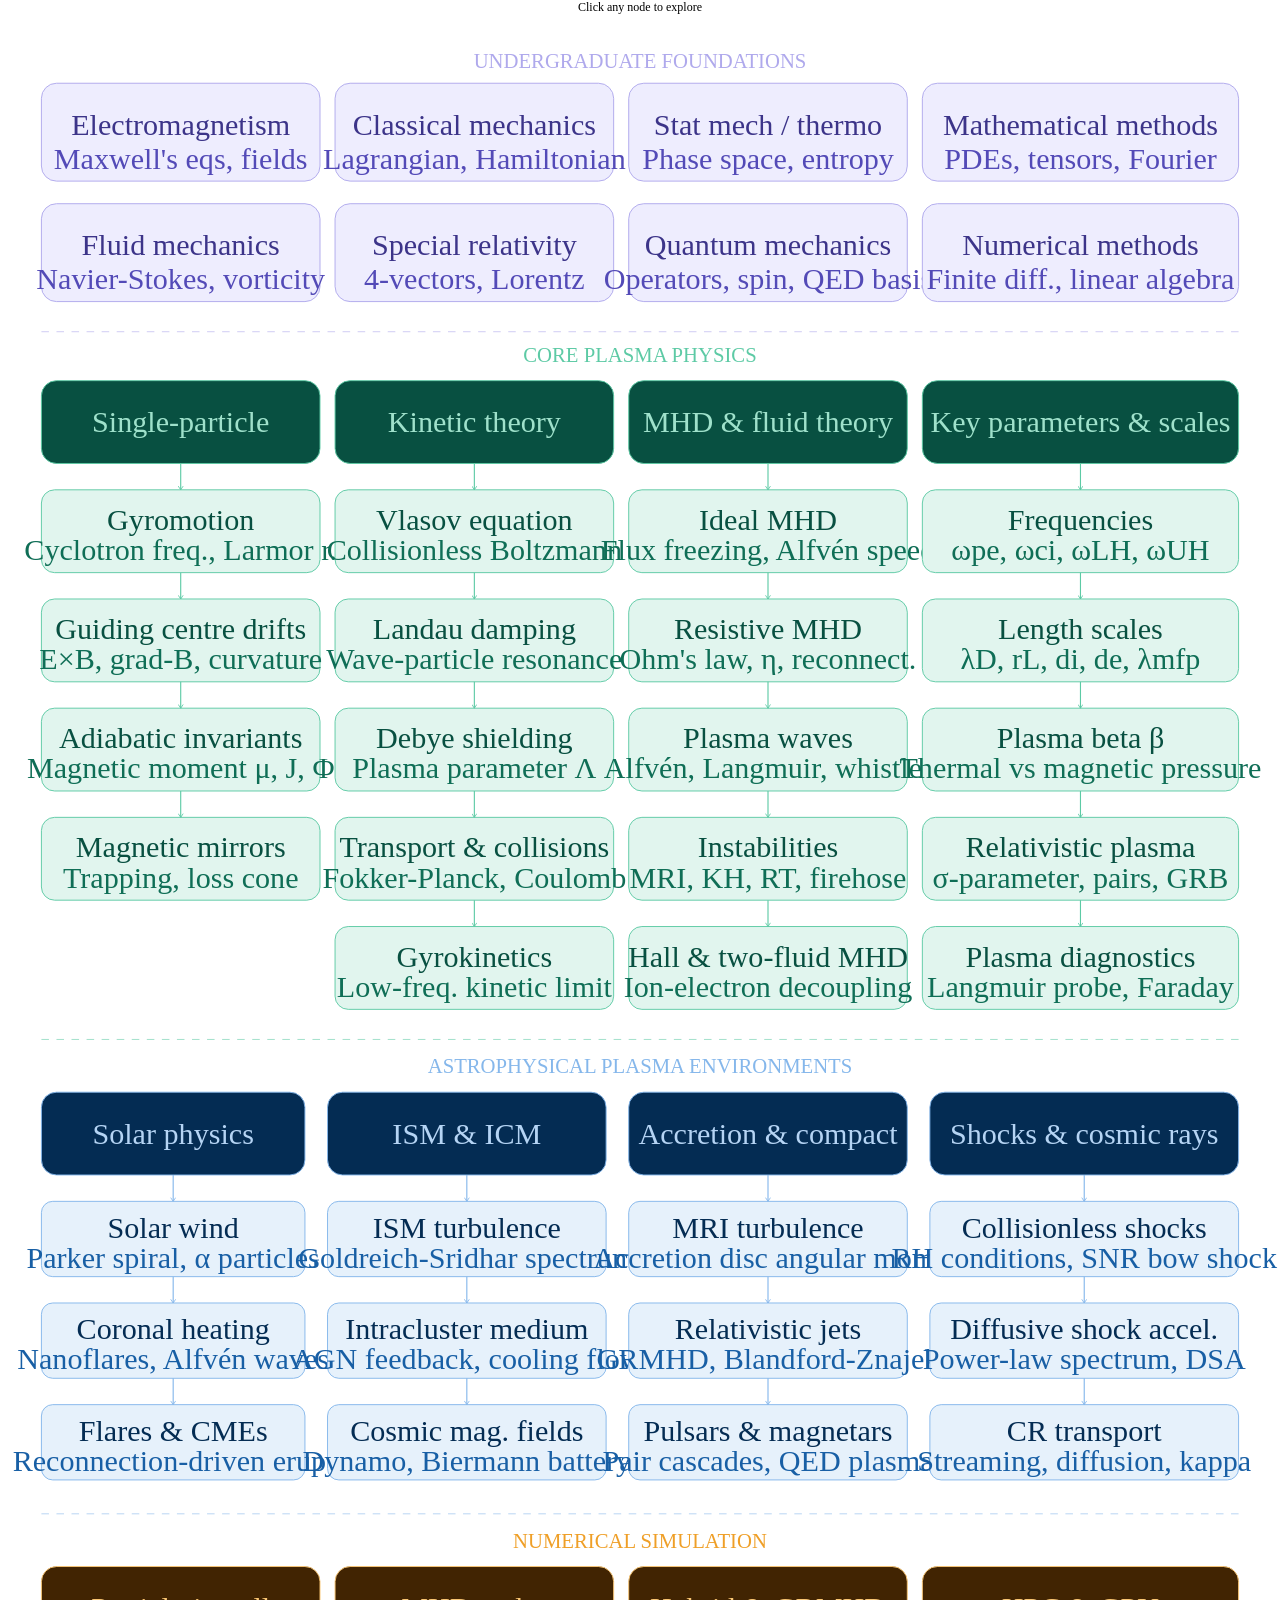
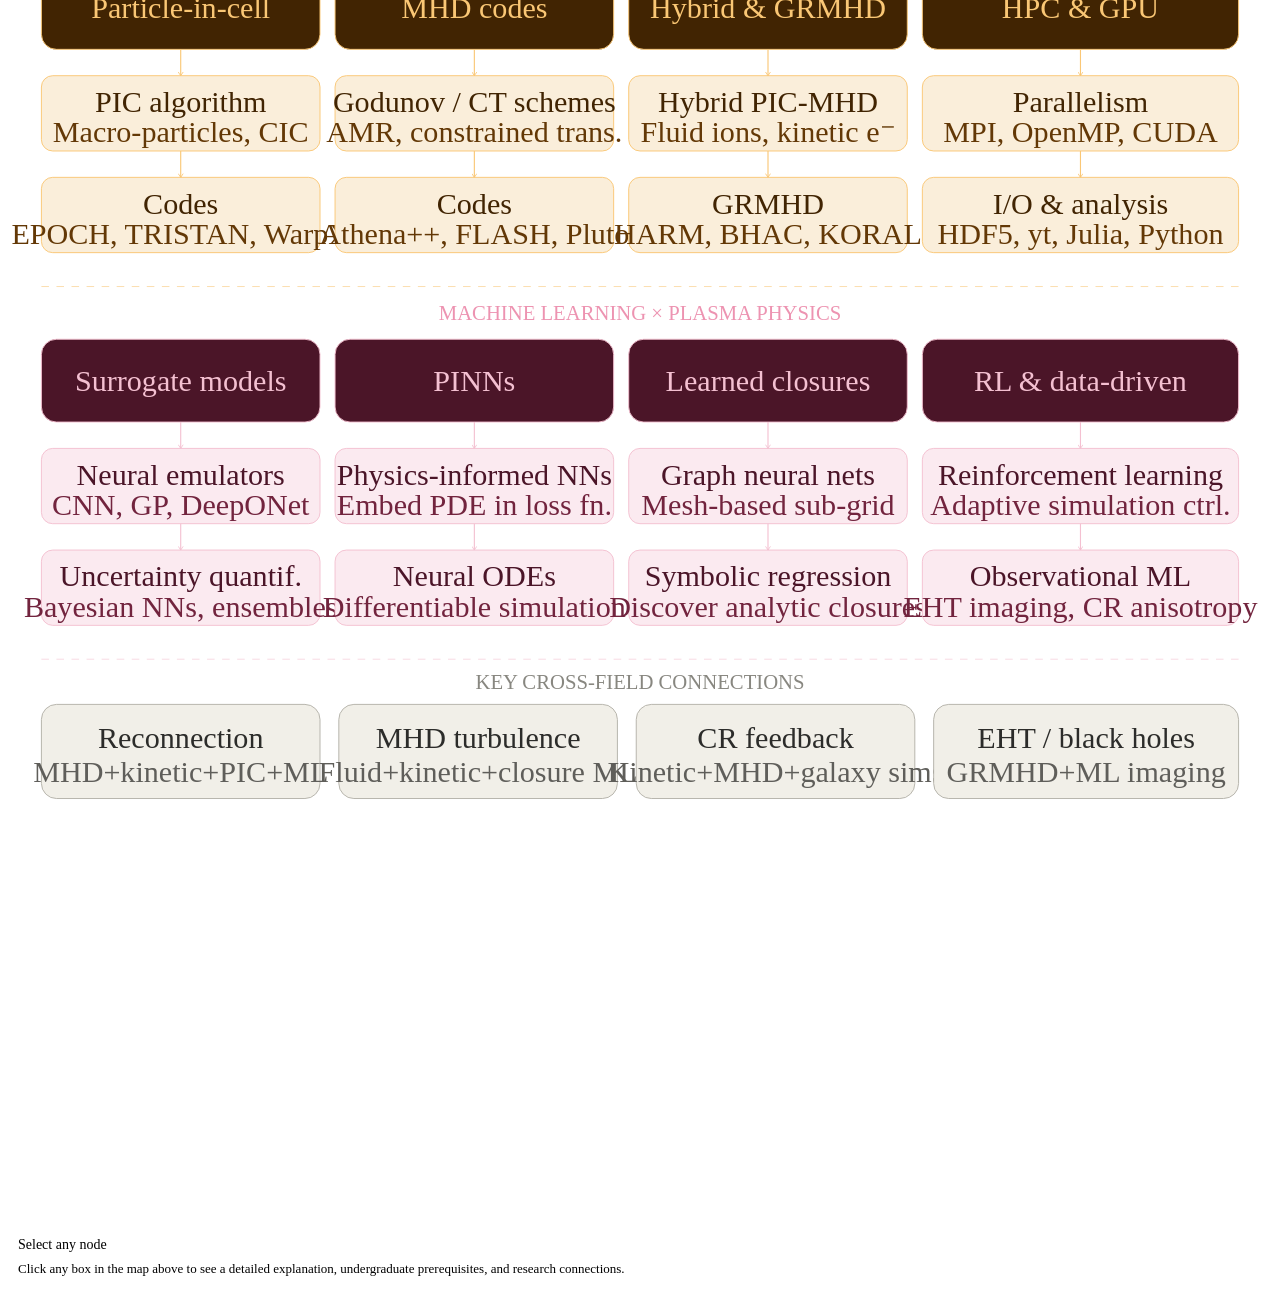
<file: plasma_physics_mind_map.html>
<!DOCTYPE html>
<html>
<head>
<style>
*{box-sizing:border-box;margin:0;padding:0}
body{font-family:var(--font-sans);background:transparent;overflow-x:hidden}
h2.sr-only{position:absolute;width:1px;height:1px;padding:0;margin:-1px;overflow:hidden;clip:rect(0,0,0,0);white-space:nowrap;border:0}
.map-wrap{position:relative;width:100%;overflow:hidden}
svg{display:block;width:100%}
.node-g{cursor:pointer}
.node-g rect,.node-g circle,.node-g ellipse{transition:filter .18s}
.node-g:hover rect,.node-g:hover circle,.node-g:hover ellipse{filter:brightness(.9)}
.panel{margin-top:14px;border:.5px solid var(--color-border-tertiary);border-radius:var(--border-radius-lg);padding:14px 18px;background:var(--color-background-secondary);transition:opacity .2s}
.panel h3{font-size:14px;font-weight:500;color:var(--color-text-primary);margin-bottom:5px}
.panel p{font-size:13px;line-height:1.65;color:var(--color-text-secondary)}
.panel .tag{display:inline-block;font-size:11px;padding:2px 8px;border-radius:99px;margin:6px 4px 0 0;font-weight:500}
.panel .ug{background:#EEEDFE;color:#3C3489}
.panel .core{background:#E1F5EE;color:#085041}
.panel .num{background:#FAEEDA;color:#412402}
.panel .ml{background:#FBEAF0;color:#4B1528}
.panel .astro{background:#E6F1FB;color:#042C53}
.hint{font-size:12px;color:var(--color-text-tertiary);text-align:center;margin-bottom:8px}

@media(prefers-color-scheme:dark){
  .panel .ug{background:#26215C;color:#CECBF6}
  .panel .core{background:#04342C;color:#9FE1CB}
  .panel .num{background:#412402;color:#FAC775}
  .panel .ml{background:#4B1528;color:#F4C0D1}
  .panel .astro{background:#042C53;color:#B5D4F4}
}
</style>
</head>
<body>
<h2 class="sr-only">Plasma physics mind map from undergraduate foundations through astrophysical plasma research frontiers, with numerical simulation and machine learning connections</h2>
<p class="hint">Click any node to explore</p>
<div class="map-wrap">
<svg viewBox="0 0 680 1480" role="img" xmlns="http://www.w3.org/2000/svg">
<title>Plasma physics mind map</title>
<desc>Radial mind map organized by layer: central plasma physics node, inner ring of four core pillars, outer rings of subtopics, and frontier connections to numerical simulation and machine learning</desc>
<defs>
<marker id="arrow" viewBox="0 0 10 10" refX="8" refY="5" markerWidth="5" markerHeight="5" orient="auto-start-reverse">
<path d="M2 1L8 5L2 9" fill="none" stroke="context-stroke" stroke-width="1.5" stroke-linecap="round" stroke-linejoin="round"/>
</marker>
</defs>

<!-- ═══════════════════════════════════════
     SECTION 1: UNDERGRADUATE FOUNDATIONS
     ═══════════════════════════════════════ -->

<!-- Section label -->
<text class="ts" x="340" y="24" text-anchor="middle" fill="#AFA9EC" font-weight="500" font-size="11">UNDERGRADUATE FOUNDATIONS</text>

<!-- Foundation boxes row 1 -->
<!-- EM -->
<g class="node-g" onclick="show('em')">
  <rect x="22" y="32" width="148" height="52" rx="8" fill="#EEEDFE" stroke="#AFA9EC" stroke-width=".5"/>
  <text class="th" x="96" y="54" text-anchor="middle" dominant-baseline="central" fill="#3C3489">Electromagnetism</text>
  <text class="ts" x="96" y="72" text-anchor="middle" dominant-baseline="central" fill="#534AB7">Maxwell's eqs, fields</text>
</g>
<!-- Classical mech -->
<g class="node-g" onclick="show('cm')">
  <rect x="178" y="32" width="148" height="52" rx="8" fill="#EEEDFE" stroke="#AFA9EC" stroke-width=".5"/>
  <text class="th" x="252" y="54" text-anchor="middle" dominant-baseline="central" fill="#3C3489">Classical mechanics</text>
  <text class="ts" x="252" y="72" text-anchor="middle" dominant-baseline="central" fill="#534AB7">Lagrangian, Hamiltonian</text>
</g>
<!-- Stat mech -->
<g class="node-g" onclick="show('stat')">
  <rect x="334" y="32" width="148" height="52" rx="8" fill="#EEEDFE" stroke="#AFA9EC" stroke-width=".5"/>
  <text class="th" x="408" y="54" text-anchor="middle" dominant-baseline="central" fill="#3C3489">Stat mech / thermo</text>
  <text class="ts" x="408" y="72" text-anchor="middle" dominant-baseline="central" fill="#534AB7">Phase space, entropy</text>
</g>
<!-- Math methods -->
<g class="node-g" onclick="show('math')">
  <rect x="490" y="32" width="168" height="52" rx="8" fill="#EEEDFE" stroke="#AFA9EC" stroke-width=".5"/>
  <text class="th" x="574" y="54" text-anchor="middle" dominant-baseline="central" fill="#3C3489">Mathematical methods</text>
  <text class="ts" x="574" y="72" text-anchor="middle" dominant-baseline="central" fill="#534AB7">PDEs, tensors, Fourier</text>
</g>

<!-- Foundation boxes row 2 -->
<!-- Fluid mech -->
<g class="node-g" onclick="show('fluidug')">
  <rect x="22" y="96" width="148" height="52" rx="8" fill="#EEEDFE" stroke="#AFA9EC" stroke-width=".5"/>
  <text class="th" x="96" y="118" text-anchor="middle" dominant-baseline="central" fill="#3C3489">Fluid mechanics</text>
  <text class="ts" x="96" y="136" text-anchor="middle" dominant-baseline="central" fill="#534AB7">Navier-Stokes, vorticity</text>
</g>
<!-- Special relativity -->
<g class="node-g" onclick="show('sr')">
  <rect x="178" y="96" width="148" height="52" rx="8" fill="#EEEDFE" stroke="#AFA9EC" stroke-width=".5"/>
  <text class="th" x="252" y="118" text-anchor="middle" dominant-baseline="central" fill="#3C3489">Special relativity</text>
  <text class="ts" x="252" y="136" text-anchor="middle" dominant-baseline="central" fill="#534AB7">4-vectors, Lorentz</text>
</g>
<!-- QM -->
<g class="node-g" onclick="show('qm')">
  <rect x="334" y="96" width="148" height="52" rx="8" fill="#EEEDFE" stroke="#AFA9EC" stroke-width=".5"/>
  <text class="th" x="408" y="118" text-anchor="middle" dominant-baseline="central" fill="#3C3489">Quantum mechanics</text>
  <text class="ts" x="408" y="136" text-anchor="middle" dominant-baseline="central" fill="#534AB7">Operators, spin, QED basis</text>
</g>
<!-- Computing -->
<g class="node-g" onclick="show('comp')">
  <rect x="490" y="96" width="168" height="52" rx="8" fill="#EEEDFE" stroke="#AFA9EC" stroke-width=".5"/>
  <text class="th" x="574" y="118" text-anchor="middle" dominant-baseline="central" fill="#3C3489">Numerical methods</text>
  <text class="ts" x="574" y="136" text-anchor="middle" dominant-baseline="central" fill="#534AB7">Finite diff., linear algebra</text>
</g>

<!-- Separator line -->
<line x1="22" y1="164" x2="658" y2="164" stroke="#AFA9EC" stroke-width=".5" stroke-dasharray="4 4" opacity=".6"/>

<!-- ═══════════════════════════════
     SECTION 2: CORE PLASMA PHYSICS
     ═══════════════════════════════ -->

<text class="ts" x="340" y="180" text-anchor="middle" fill="#5DCAA5" font-weight="500" font-size="11">CORE PLASMA PHYSICS</text>

<!-- ─── PILLAR A: Single-particle physics ─── -->
<g class="node-g" onclick="show('pillar_sp')">
  <rect x="22" y="190" width="148" height="44" rx="8" fill="#085041" stroke="#5DCAA5" stroke-width=".5"/>
  <text class="th" x="96" y="212" text-anchor="middle" dominant-baseline="central" fill="#9FE1CB">Single-particle</text>
</g>

<!-- sub-nodes -->
<g class="node-g" onclick="show('gyro')">
  <rect x="22" y="248" width="148" height="44" rx="7" fill="#E1F5EE" stroke="#5DCAA5" stroke-width=".5"/>
  <text class="th" x="96" y="264" text-anchor="middle" dominant-baseline="central" fill="#085041">Gyromotion</text>
  <text class="ts" x="96" y="280" text-anchor="middle" dominant-baseline="central" fill="#0F6E56">Cyclotron freq., Larmor r.</text>
</g>
<line x1="96" y1="234" x2="96" y2="248" stroke="#5DCAA5" stroke-width=".6" marker-end="url(#arrow)"/>

<g class="node-g" onclick="show('drifts')">
  <rect x="22" y="306" width="148" height="44" rx="7" fill="#E1F5EE" stroke="#5DCAA5" stroke-width=".5"/>
  <text class="th" x="96" y="322" text-anchor="middle" dominant-baseline="central" fill="#085041">Guiding centre drifts</text>
  <text class="ts" x="96" y="338" text-anchor="middle" dominant-baseline="central" fill="#0F6E56">E×B, grad-B, curvature</text>
</g>
<line x1="96" y1="292" x2="96" y2="306" stroke="#5DCAA5" stroke-width=".6" marker-end="url(#arrow)"/>

<g class="node-g" onclick="show('adiab')">
  <rect x="22" y="364" width="148" height="44" rx="7" fill="#E1F5EE" stroke="#5DCAA5" stroke-width=".5"/>
  <text class="th" x="96" y="380" text-anchor="middle" dominant-baseline="central" fill="#085041">Adiabatic invariants</text>
  <text class="ts" x="96" y="396" text-anchor="middle" dominant-baseline="central" fill="#0F6E56">Magnetic moment μ, J, Φ</text>
</g>
<line x1="96" y1="350" x2="96" y2="364" stroke="#5DCAA5" stroke-width=".6" marker-end="url(#arrow)"/>

<g class="node-g" onclick="show('mirror')">
  <rect x="22" y="422" width="148" height="44" rx="7" fill="#E1F5EE" stroke="#5DCAA5" stroke-width=".5"/>
  <text class="th" x="96" y="438" text-anchor="middle" dominant-baseline="central" fill="#085041">Magnetic mirrors</text>
  <text class="ts" x="96" y="454" text-anchor="middle" dominant-baseline="central" fill="#0F6E56">Trapping, loss cone</text>
</g>
<line x1="96" y1="408" x2="96" y2="422" stroke="#5DCAA5" stroke-width=".6" marker-end="url(#arrow)"/>

<!-- ─── PILLAR B: Kinetic theory ─── -->
<g class="node-g" onclick="show('pillar_kin')">
  <rect x="178" y="190" width="148" height="44" rx="8" fill="#085041" stroke="#5DCAA5" stroke-width=".5"/>
  <text class="th" x="252" y="212" text-anchor="middle" dominant-baseline="central" fill="#9FE1CB">Kinetic theory</text>
</g>

<g class="node-g" onclick="show('vlasov')">
  <rect x="178" y="248" width="148" height="44" rx="7" fill="#E1F5EE" stroke="#5DCAA5" stroke-width=".5"/>
  <text class="th" x="252" y="264" text-anchor="middle" dominant-baseline="central" fill="#085041">Vlasov equation</text>
  <text class="ts" x="252" y="280" text-anchor="middle" dominant-baseline="central" fill="#0F6E56">Collisionless Boltzmann</text>
</g>
<line x1="252" y1="234" x2="252" y2="248" stroke="#5DCAA5" stroke-width=".6" marker-end="url(#arrow)"/>

<g class="node-g" onclick="show('landau')">
  <rect x="178" y="306" width="148" height="44" rx="7" fill="#E1F5EE" stroke="#5DCAA5" stroke-width=".5"/>
  <text class="th" x="252" y="322" text-anchor="middle" dominant-baseline="central" fill="#085041">Landau damping</text>
  <text class="ts" x="252" y="338" text-anchor="middle" dominant-baseline="central" fill="#0F6E56">Wave-particle resonance</text>
</g>
<line x1="252" y1="292" x2="252" y2="306" stroke="#5DCAA5" stroke-width=".6" marker-end="url(#arrow)"/>

<g class="node-g" onclick="show('debye')">
  <rect x="178" y="364" width="148" height="44" rx="7" fill="#E1F5EE" stroke="#5DCAA5" stroke-width=".5"/>
  <text class="th" x="252" y="380" text-anchor="middle" dominant-baseline="central" fill="#085041">Debye shielding</text>
  <text class="ts" x="252" y="396" text-anchor="middle" dominant-baseline="central" fill="#0F6E56">Plasma parameter Λ</text>
</g>
<line x1="252" y1="350" x2="252" y2="364" stroke="#5DCAA5" stroke-width=".6" marker-end="url(#arrow)"/>

<g class="node-g" onclick="show('transport')">
  <rect x="178" y="422" width="148" height="44" rx="7" fill="#E1F5EE" stroke="#5DCAA5" stroke-width=".5"/>
  <text class="th" x="252" y="438" text-anchor="middle" dominant-baseline="central" fill="#085041">Transport & collisions</text>
  <text class="ts" x="252" y="454" text-anchor="middle" dominant-baseline="central" fill="#0F6E56">Fokker-Planck, Coulomb</text>
</g>
<line x1="252" y1="408" x2="252" y2="422" stroke="#5DCAA5" stroke-width=".6" marker-end="url(#arrow)"/>

<g class="node-g" onclick="show('gyrokin')">
  <rect x="178" y="480" width="148" height="44" rx="7" fill="#E1F5EE" stroke="#5DCAA5" stroke-width=".5"/>
  <text class="th" x="252" y="496" text-anchor="middle" dominant-baseline="central" fill="#085041">Gyrokinetics</text>
  <text class="ts" x="252" y="512" text-anchor="middle" dominant-baseline="central" fill="#0F6E56">Low-freq. kinetic limit</text>
</g>
<line x1="252" y1="466" x2="252" y2="480" stroke="#5DCAA5" stroke-width=".6" marker-end="url(#arrow)"/>

<!-- ─── PILLAR C: MHD / Fluid ─── -->
<g class="node-g" onclick="show('pillar_mhd')">
  <rect x="334" y="190" width="148" height="44" rx="8" fill="#085041" stroke="#5DCAA5" stroke-width=".5"/>
  <text class="th" x="408" y="212" text-anchor="middle" dominant-baseline="central" fill="#9FE1CB">MHD & fluid theory</text>
</g>

<g class="node-g" onclick="show('idealmhd')">
  <rect x="334" y="248" width="148" height="44" rx="7" fill="#E1F5EE" stroke="#5DCAA5" stroke-width=".5"/>
  <text class="th" x="408" y="264" text-anchor="middle" dominant-baseline="central" fill="#085041">Ideal MHD</text>
  <text class="ts" x="408" y="280" text-anchor="middle" dominant-baseline="central" fill="#0F6E56">Flux freezing, Alfvén speed</text>
</g>
<line x1="408" y1="234" x2="408" y2="248" stroke="#5DCAA5" stroke-width=".6" marker-end="url(#arrow)"/>

<g class="node-g" onclick="show('resmhd')">
  <rect x="334" y="306" width="148" height="44" rx="7" fill="#E1F5EE" stroke="#5DCAA5" stroke-width=".5"/>
  <text class="th" x="408" y="322" text-anchor="middle" dominant-baseline="central" fill="#085041">Resistive MHD</text>
  <text class="ts" x="408" y="338" text-anchor="middle" dominant-baseline="central" fill="#0F6E56">Ohm's law, η, reconnect.</text>
</g>
<line x1="408" y1="292" x2="408" y2="306" stroke="#5DCAA5" stroke-width=".6" marker-end="url(#arrow)"/>

<g class="node-g" onclick="show('waves')">
  <rect x="334" y="364" width="148" height="44" rx="7" fill="#E1F5EE" stroke="#5DCAA5" stroke-width=".5"/>
  <text class="th" x="408" y="380" text-anchor="middle" dominant-baseline="central" fill="#085041">Plasma waves</text>
  <text class="ts" x="408" y="396" text-anchor="middle" dominant-baseline="central" fill="#0F6E56">Alfvén, Langmuir, whistler</text>
</g>
<line x1="408" y1="350" x2="408" y2="364" stroke="#5DCAA5" stroke-width=".6" marker-end="url(#arrow)"/>

<g class="node-g" onclick="show('instab')">
  <rect x="334" y="422" width="148" height="44" rx="7" fill="#E1F5EE" stroke="#5DCAA5" stroke-width=".5"/>
  <text class="th" x="408" y="438" text-anchor="middle" dominant-baseline="central" fill="#085041">Instabilities</text>
  <text class="ts" x="408" y="454" text-anchor="middle" dominant-baseline="central" fill="#0F6E56">MRI, KH, RT, firehose</text>
</g>
<line x1="408" y1="408" x2="408" y2="422" stroke="#5DCAA5" stroke-width=".6" marker-end="url(#arrow)"/>

<g class="node-g" onclick="show('hall')">
  <rect x="334" y="480" width="148" height="44" rx="7" fill="#E1F5EE" stroke="#5DCAA5" stroke-width=".5"/>
  <text class="th" x="408" y="496" text-anchor="middle" dominant-baseline="central" fill="#085041">Hall & two-fluid MHD</text>
  <text class="ts" x="408" y="512" text-anchor="middle" dominant-baseline="central" fill="#0F6E56">Ion-electron decoupling</text>
</g>
<line x1="408" y1="466" x2="408" y2="480" stroke="#5DCAA5" stroke-width=".6" marker-end="url(#arrow)"/>

<!-- ─── PILLAR D: Plasma parameters & diag. ─── -->
<g class="node-g" onclick="show('pillar_par')">
  <rect x="490" y="190" width="168" height="44" rx="8" fill="#085041" stroke="#5DCAA5" stroke-width=".5"/>
  <text class="th" x="574" y="212" text-anchor="middle" dominant-baseline="central" fill="#9FE1CB">Key parameters & scales</text>
</g>

<g class="node-g" onclick="show('freq')">
  <rect x="490" y="248" width="168" height="44" rx="7" fill="#E1F5EE" stroke="#5DCAA5" stroke-width=".5"/>
  <text class="th" x="574" y="264" text-anchor="middle" dominant-baseline="central" fill="#085041">Frequencies</text>
  <text class="ts" x="574" y="280" text-anchor="middle" dominant-baseline="central" fill="#0F6E56">ωpe, ωci, ωLH, ωUH</text>
</g>
<line x1="574" y1="234" x2="574" y2="248" stroke="#5DCAA5" stroke-width=".6" marker-end="url(#arrow)"/>

<g class="node-g" onclick="show('lengths')">
  <rect x="490" y="306" width="168" height="44" rx="7" fill="#E1F5EE" stroke="#5DCAA5" stroke-width=".5"/>
  <text class="th" x="574" y="322" text-anchor="middle" dominant-baseline="central" fill="#085041">Length scales</text>
  <text class="ts" x="574" y="338" text-anchor="middle" dominant-baseline="central" fill="#0F6E56">λD, rL, di, de, λmfp</text>
</g>
<line x1="574" y1="292" x2="574" y2="306" stroke="#5DCAA5" stroke-width=".6" marker-end="url(#arrow)"/>

<g class="node-g" onclick="show('beta')">
  <rect x="490" y="364" width="168" height="44" rx="7" fill="#E1F5EE" stroke="#5DCAA5" stroke-width=".5"/>
  <text class="th" x="574" y="380" text-anchor="middle" dominant-baseline="central" fill="#085041">Plasma beta β</text>
  <text class="ts" x="574" y="396" text-anchor="middle" dominant-baseline="central" fill="#0F6E56">Thermal vs magnetic pressure</text>
</g>
<line x1="574" y1="350" x2="574" y2="364" stroke="#5DCAA5" stroke-width=".6" marker-end="url(#arrow)"/>

<g class="node-g" onclick="show('relplasma')">
  <rect x="490" y="422" width="168" height="44" rx="7" fill="#E1F5EE" stroke="#5DCAA5" stroke-width=".5"/>
  <text class="th" x="574" y="438" text-anchor="middle" dominant-baseline="central" fill="#085041">Relativistic plasma</text>
  <text class="ts" x="574" y="454" text-anchor="middle" dominant-baseline="central" fill="#0F6E56">σ-parameter, pairs, GRB</text>
</g>
<line x1="574" y1="408" x2="574" y2="422" stroke="#5DCAA5" stroke-width=".6" marker-end="url(#arrow)"/>

<g class="node-g" onclick="show('diagn')">
  <rect x="490" y="480" width="168" height="44" rx="7" fill="#E1F5EE" stroke="#5DCAA5" stroke-width=".5"/>
  <text class="th" x="574" y="496" text-anchor="middle" dominant-baseline="central" fill="#085041">Plasma diagnostics</text>
  <text class="ts" x="574" y="512" text-anchor="middle" dominant-baseline="central" fill="#0F6E56">Langmuir probe, Faraday</text>
</g>
<line x1="574" y1="466" x2="574" y2="480" stroke="#5DCAA5" stroke-width=".6" marker-end="url(#arrow)"/>

<!-- Separator -->
<line x1="22" y1="540" x2="658" y2="540" stroke="#5DCAA5" stroke-width=".5" stroke-dasharray="4 4" opacity=".6"/>

<!-- ═══════════════════════════════════════════════
     SECTION 3: ASTROPHYSICAL PLASMA ENVIRONMENTS
     ═══════════════════════════════════════════════ -->

<text class="ts" x="340" y="558" text-anchor="middle" fill="#85B7EB" font-weight="500" font-size="11">ASTROPHYSICAL PLASMA ENVIRONMENTS</text>

<!-- Solar & heliosphere -->
<g class="node-g" onclick="show('solar')">
  <rect x="22" y="568" width="140" height="44" rx="8" fill="#042C53" stroke="#85B7EB" stroke-width=".5"/>
  <text class="th" x="92" y="590" text-anchor="middle" dominant-baseline="central" fill="#B5D4F4">Solar physics</text>
</g>
<g class="node-g" onclick="show('solarwind')">
  <rect x="22" y="626" width="140" height="40" rx="6" fill="#E6F1FB" stroke="#85B7EB" stroke-width=".5"/>
  <text class="th" x="92" y="640" text-anchor="middle" dominant-baseline="central" fill="#042C53">Solar wind</text>
  <text class="ts" x="92" y="656" text-anchor="middle" dominant-baseline="central" fill="#185FA5">Parker spiral, α particles</text>
</g>
<line x1="92" y1="612" x2="92" y2="626" stroke="#85B7EB" stroke-width=".6" marker-end="url(#arrow)"/>
<g class="node-g" onclick="show('corona')">
  <rect x="22" y="680" width="140" height="40" rx="6" fill="#E6F1FB" stroke="#85B7EB" stroke-width=".5"/>
  <text class="th" x="92" y="694" text-anchor="middle" dominant-baseline="central" fill="#042C53">Coronal heating</text>
  <text class="ts" x="92" y="710" text-anchor="middle" dominant-baseline="central" fill="#185FA5">Nanoflares, Alfvén waves</text>
</g>
<line x1="92" y1="666" x2="92" y2="680" stroke="#85B7EB" stroke-width=".6" marker-end="url(#arrow)"/>
<g class="node-g" onclick="show('flares')">
  <rect x="22" y="734" width="140" height="40" rx="6" fill="#E6F1FB" stroke="#85B7EB" stroke-width=".5"/>
  <text class="th" x="92" y="748" text-anchor="middle" dominant-baseline="central" fill="#042C53">Flares & CMEs</text>
  <text class="ts" x="92" y="764" text-anchor="middle" dominant-baseline="central" fill="#185FA5">Reconnection-driven erup.</text>
</g>
<line x1="92" y1="720" x2="92" y2="734" stroke="#85B7EB" stroke-width=".6" marker-end="url(#arrow)"/>

<!-- ISM & diffuse -->
<g class="node-g" onclick="show('ism')">
  <rect x="174" y="568" width="148" height="44" rx="8" fill="#042C53" stroke="#85B7EB" stroke-width=".5"/>
  <text class="th" x="248" y="590" text-anchor="middle" dominant-baseline="central" fill="#B5D4F4">ISM & ICM</text>
</g>
<g class="node-g" onclick="show('ismturb')">
  <rect x="174" y="626" width="148" height="40" rx="6" fill="#E6F1FB" stroke="#85B7EB" stroke-width=".5"/>
  <text class="th" x="248" y="640" text-anchor="middle" dominant-baseline="central" fill="#042C53">ISM turbulence</text>
  <text class="ts" x="248" y="656" text-anchor="middle" dominant-baseline="central" fill="#185FA5">Goldreich-Sridhar spectrum</text>
</g>
<line x1="248" y1="612" x2="248" y2="626" stroke="#85B7EB" stroke-width=".6" marker-end="url(#arrow)"/>
<g class="node-g" onclick="show('icm')">
  <rect x="174" y="680" width="148" height="40" rx="6" fill="#E6F1FB" stroke="#85B7EB" stroke-width=".5"/>
  <text class="th" x="248" y="694" text-anchor="middle" dominant-baseline="central" fill="#042C53">Intracluster medium</text>
  <text class="ts" x="248" y="710" text-anchor="middle" dominant-baseline="central" fill="#185FA5">AGN feedback, cooling flow</text>
</g>
<line x1="248" y1="666" x2="248" y2="680" stroke="#85B7EB" stroke-width=".6" marker-end="url(#arrow)"/>
<g class="node-g" onclick="show('magfield')">
  <rect x="174" y="734" width="148" height="40" rx="6" fill="#E6F1FB" stroke="#85B7EB" stroke-width=".5"/>
  <text class="th" x="248" y="748" text-anchor="middle" dominant-baseline="central" fill="#042C53">Cosmic mag. fields</text>
  <text class="ts" x="248" y="764" text-anchor="middle" dominant-baseline="central" fill="#185FA5">Dynamo, Biermann battery</text>
</g>
<line x1="248" y1="720" x2="248" y2="734" stroke="#85B7EB" stroke-width=".6" marker-end="url(#arrow)"/>

<!-- Accretion & compact -->
<g class="node-g" onclick="show('accretion')">
  <rect x="334" y="568" width="148" height="44" rx="8" fill="#042C53" stroke="#85B7EB" stroke-width=".5"/>
  <text class="th" x="408" y="590" text-anchor="middle" dominant-baseline="central" fill="#B5D4F4">Accretion & compact</text>
</g>
<g class="node-g" onclick="show('mri')">
  <rect x="334" y="626" width="148" height="40" rx="6" fill="#E6F1FB" stroke="#85B7EB" stroke-width=".5"/>
  <text class="th" x="408" y="640" text-anchor="middle" dominant-baseline="central" fill="#042C53">MRI turbulence</text>
  <text class="ts" x="408" y="656" text-anchor="middle" dominant-baseline="central" fill="#185FA5">Accretion disc angular mom.</text>
</g>
<line x1="408" y1="612" x2="408" y2="626" stroke="#85B7EB" stroke-width=".6" marker-end="url(#arrow)"/>
<g class="node-g" onclick="show('jet')">
  <rect x="334" y="680" width="148" height="40" rx="6" fill="#E6F1FB" stroke="#85B7EB" stroke-width=".5"/>
  <text class="th" x="408" y="694" text-anchor="middle" dominant-baseline="central" fill="#042C53">Relativistic jets</text>
  <text class="ts" x="408" y="710" text-anchor="middle" dominant-baseline="central" fill="#185FA5">GRMHD, Blandford-Znajek</text>
</g>
<line x1="408" y1="666" x2="408" y2="680" stroke="#85B7EB" stroke-width=".6" marker-end="url(#arrow)"/>
<g class="node-g" onclick="show('pulsar')">
  <rect x="334" y="734" width="148" height="40" rx="6" fill="#E6F1FB" stroke="#85B7EB" stroke-width=".5"/>
  <text class="th" x="408" y="748" text-anchor="middle" dominant-baseline="central" fill="#042C53">Pulsars & magnetars</text>
  <text class="ts" x="408" y="764" text-anchor="middle" dominant-baseline="central" fill="#185FA5">Pair cascades, QED plasma</text>
</g>
<line x1="408" y1="720" x2="408" y2="734" stroke="#85B7EB" stroke-width=".6" marker-end="url(#arrow)"/>

<!-- Shocks & CRs -->
<g class="node-g" onclick="show('cr')">
  <rect x="494" y="568" width="164" height="44" rx="8" fill="#042C53" stroke="#85B7EB" stroke-width=".5"/>
  <text class="th" x="576" y="590" text-anchor="middle" dominant-baseline="central" fill="#B5D4F4">Shocks & cosmic rays</text>
</g>
<g class="node-g" onclick="show('shocks')">
  <rect x="494" y="626" width="164" height="40" rx="6" fill="#E6F1FB" stroke="#85B7EB" stroke-width=".5"/>
  <text class="th" x="576" y="640" text-anchor="middle" dominant-baseline="central" fill="#042C53">Collisionless shocks</text>
  <text class="ts" x="576" y="656" text-anchor="middle" dominant-baseline="central" fill="#185FA5">RH conditions, SNR bow shock</text>
</g>
<line x1="576" y1="612" x2="576" y2="626" stroke="#85B7EB" stroke-width=".6" marker-end="url(#arrow)"/>
<g class="node-g" onclick="show('dsa')">
  <rect x="494" y="680" width="164" height="40" rx="6" fill="#E6F1FB" stroke="#85B7EB" stroke-width=".5"/>
  <text class="th" x="576" y="694" text-anchor="middle" dominant-baseline="central" fill="#042C53">Diffusive shock accel.</text>
  <text class="ts" x="576" y="710" text-anchor="middle" dominant-baseline="central" fill="#185FA5">Power-law spectrum, DSA</text>
</g>
<line x1="576" y1="666" x2="576" y2="680" stroke="#85B7EB" stroke-width=".6" marker-end="url(#arrow)"/>
<g class="node-g" onclick="show('crtrans')">
  <rect x="494" y="734" width="164" height="40" rx="6" fill="#E6F1FB" stroke="#85B7EB" stroke-width=".5"/>
  <text class="th" x="576" y="748" text-anchor="middle" dominant-baseline="central" fill="#042C53">CR transport</text>
  <text class="ts" x="576" y="764" text-anchor="middle" dominant-baseline="central" fill="#185FA5">Streaming, diffusion, kappa</text>
</g>
<line x1="576" y1="720" x2="576" y2="734" stroke="#85B7EB" stroke-width=".6" marker-end="url(#arrow)"/>

<!-- Separator -->
<line x1="22" y1="792" x2="658" y2="792" stroke="#85B7EB" stroke-width=".5" stroke-dasharray="4 4" opacity=".6"/>

<!-- ═══════════════════════════════════════════
     SECTION 4: NUMERICAL SIMULATION
     ═══════════════════════════════════════════ -->
<text class="ts" x="340" y="810" text-anchor="middle" fill="#EF9F27" font-weight="500" font-size="11">NUMERICAL SIMULATION</text>

<!-- PIC -->
<g class="node-g" onclick="show('pic')">
  <rect x="22" y="820" width="148" height="44" rx="8" fill="#412402" stroke="#FAC775" stroke-width=".5"/>
  <text class="th" x="96" y="842" text-anchor="middle" dominant-baseline="central" fill="#FAC775">Particle-in-cell</text>
</g>
<g class="node-g" onclick="show('picdet')">
  <rect x="22" y="878" width="148" height="40" rx="6" fill="#FAEEDA" stroke="#FAC775" stroke-width=".5"/>
  <text class="th" x="96" y="892" text-anchor="middle" dominant-baseline="central" fill="#412402">PIC algorithm</text>
  <text class="ts" x="96" y="908" text-anchor="middle" dominant-baseline="central" fill="#633806">Macro-particles, CIC</text>
</g>
<line x1="96" y1="864" x2="96" y2="878" stroke="#FAC775" stroke-width=".6" marker-end="url(#arrow)"/>
<g class="node-g" onclick="show('piccodes')">
  <rect x="22" y="932" width="148" height="40" rx="6" fill="#FAEEDA" stroke="#FAC775" stroke-width=".5"/>
  <text class="th" x="96" y="946" text-anchor="middle" dominant-baseline="central" fill="#412402">Codes</text>
  <text class="ts" x="96" y="962" text-anchor="middle" dominant-baseline="central" fill="#633806">EPOCH, TRISTAN, WarpX</text>
</g>
<line x1="96" y1="918" x2="96" y2="932" stroke="#FAC775" stroke-width=".6" marker-end="url(#arrow)"/>

<!-- MHD sim -->
<g class="node-g" onclick="show('mhdsim')">
  <rect x="178" y="820" width="148" height="44" rx="8" fill="#412402" stroke="#FAC775" stroke-width=".5"/>
  <text class="th" x="252" y="842" text-anchor="middle" dominant-baseline="central" fill="#FAC775">MHD codes</text>
</g>
<g class="node-g" onclick="show('mhdmeth')">
  <rect x="178" y="878" width="148" height="40" rx="6" fill="#FAEEDA" stroke="#FAC775" stroke-width=".5"/>
  <text class="th" x="252" y="892" text-anchor="middle" dominant-baseline="central" fill="#412402">Godunov / CT schemes</text>
  <text class="ts" x="252" y="908" text-anchor="middle" dominant-baseline="central" fill="#633806">AMR, constrained trans.</text>
</g>
<line x1="252" y1="864" x2="252" y2="878" stroke="#FAC775" stroke-width=".6" marker-end="url(#arrow)"/>
<g class="node-g" onclick="show('mhdcodes')">
  <rect x="178" y="932" width="148" height="40" rx="6" fill="#FAEEDA" stroke="#FAC775" stroke-width=".5"/>
  <text class="th" x="252" y="946" text-anchor="middle" dominant-baseline="central" fill="#412402">Codes</text>
  <text class="ts" x="252" y="962" text-anchor="middle" dominant-baseline="central" fill="#633806">Athena++, FLASH, Pluto</text>
</g>
<line x1="252" y1="918" x2="252" y2="932" stroke="#FAC775" stroke-width=".6" marker-end="url(#arrow)"/>

<!-- Hybrid / GRMHD -->
<g class="node-g" onclick="show('hybrid')">
  <rect x="334" y="820" width="148" height="44" rx="8" fill="#412402" stroke="#FAC775" stroke-width=".5"/>
  <text class="th" x="408" y="842" text-anchor="middle" dominant-baseline="central" fill="#FAC775">Hybrid & GRMHD</text>
</g>
<g class="node-g" onclick="show('hybriddet')">
  <rect x="334" y="878" width="148" height="40" rx="6" fill="#FAEEDA" stroke="#FAC775" stroke-width=".5"/>
  <text class="th" x="408" y="892" text-anchor="middle" dominant-baseline="central" fill="#412402">Hybrid PIC-MHD</text>
  <text class="ts" x="408" y="908" text-anchor="middle" dominant-baseline="central" fill="#633806">Fluid ions, kinetic e⁻</text>
</g>
<line x1="408" y1="864" x2="408" y2="878" stroke="#FAC775" stroke-width=".6" marker-end="url(#arrow)"/>
<g class="node-g" onclick="show('grmhd')">
  <rect x="334" y="932" width="148" height="40" rx="6" fill="#FAEEDA" stroke="#FAC775" stroke-width=".5"/>
  <text class="th" x="408" y="946" text-anchor="middle" dominant-baseline="central" fill="#412402">GRMHD</text>
  <text class="ts" x="408" y="962" text-anchor="middle" dominant-baseline="central" fill="#633806">HARM, BHAC, KORAL</text>
</g>
<line x1="408" y1="918" x2="408" y2="932" stroke="#FAC775" stroke-width=".6" marker-end="url(#arrow)"/>

<!-- HPC -->
<g class="node-g" onclick="show('hpc')">
  <rect x="490" y="820" width="168" height="44" rx="8" fill="#412402" stroke="#FAC775" stroke-width=".5"/>
  <text class="th" x="574" y="842" text-anchor="middle" dominant-baseline="central" fill="#FAC775">HPC & GPU</text>
</g>
<g class="node-g" onclick="show('hpcdet')">
  <rect x="490" y="878" width="168" height="40" rx="6" fill="#FAEEDA" stroke="#FAC775" stroke-width=".5"/>
  <text class="th" x="574" y="892" text-anchor="middle" dominant-baseline="central" fill="#412402">Parallelism</text>
  <text class="ts" x="574" y="908" text-anchor="middle" dominant-baseline="central" fill="#633806">MPI, OpenMP, CUDA</text>
</g>
<line x1="574" y1="864" x2="574" y2="878" stroke="#FAC775" stroke-width=".6" marker-end="url(#arrow)"/>
<g class="node-g" onclick="show('io')">
  <rect x="490" y="932" width="168" height="40" rx="6" fill="#FAEEDA" stroke="#FAC775" stroke-width=".5"/>
  <text class="th" x="574" y="946" text-anchor="middle" dominant-baseline="central" fill="#412402">I/O & analysis</text>
  <text class="ts" x="574" y="962" text-anchor="middle" dominant-baseline="central" fill="#633806">HDF5, yt, Julia, Python</text>
</g>
<line x1="574" y1="918" x2="574" y2="932" stroke="#FAC775" stroke-width=".6" marker-end="url(#arrow)"/>

<!-- Separator -->
<line x1="22" y1="990" x2="658" y2="990" stroke="#FAC775" stroke-width=".5" stroke-dasharray="4 4" opacity=".6"/>

<!-- ═══════════════════════════════════
     SECTION 5: ML METHODS
     ═══════════════════════════════════ -->
<text class="ts" x="340" y="1008" text-anchor="middle" fill="#ED93B1" font-weight="500" font-size="11">MACHINE LEARNING × PLASMA PHYSICS</text>

<g class="node-g" onclick="show('surr')">
  <rect x="22" y="1018" width="148" height="44" rx="8" fill="#4B1528" stroke="#F4C0D1" stroke-width=".5"/>
  <text class="th" x="96" y="1040" text-anchor="middle" dominant-baseline="central" fill="#F4C0D1">Surrogate models</text>
</g>
<g class="node-g" onclick="show('surrdet')">
  <rect x="22" y="1076" width="148" height="40" rx="6" fill="#FBEAF0" stroke="#F4C0D1" stroke-width=".5"/>
  <text class="th" x="96" y="1090" text-anchor="middle" dominant-baseline="central" fill="#4B1528">Neural emulators</text>
  <text class="ts" x="96" y="1106" text-anchor="middle" dominant-baseline="central" fill="#72243E">CNN, GP, DeepONet</text>
</g>
<line x1="96" y1="1062" x2="96" y2="1076" stroke="#F4C0D1" stroke-width=".6" marker-end="url(#arrow)"/>
<g class="node-g" onclick="show('uq')">
  <rect x="22" y="1130" width="148" height="40" rx="6" fill="#FBEAF0" stroke="#F4C0D1" stroke-width=".5"/>
  <text class="th" x="96" y="1144" text-anchor="middle" dominant-baseline="central" fill="#4B1528">Uncertainty quantif.</text>
  <text class="ts" x="96" y="1160" text-anchor="middle" dominant-baseline="central" fill="#72243E">Bayesian NNs, ensembles</text>
</g>
<line x1="96" y1="1116" x2="96" y2="1130" stroke="#F4C0D1" stroke-width=".6" marker-end="url(#arrow)"/>

<g class="node-g" onclick="show('pinn')">
  <rect x="178" y="1018" width="148" height="44" rx="8" fill="#4B1528" stroke="#F4C0D1" stroke-width=".5"/>
  <text class="th" x="252" y="1040" text-anchor="middle" dominant-baseline="central" fill="#F4C0D1">PINNs</text>
</g>
<g class="node-g" onclick="show('pinndet')">
  <rect x="178" y="1076" width="148" height="40" rx="6" fill="#FBEAF0" stroke="#F4C0D1" stroke-width=".5"/>
  <text class="th" x="252" y="1090" text-anchor="middle" dominant-baseline="central" fill="#4B1528">Physics-informed NNs</text>
  <text class="ts" x="252" y="1106" text-anchor="middle" dominant-baseline="central" fill="#72243E">Embed PDE in loss fn.</text>
</g>
<line x1="252" y1="1062" x2="252" y2="1076" stroke="#F4C0D1" stroke-width=".6" marker-end="url(#arrow)"/>
<g class="node-g" onclick="show('neurode')">
  <rect x="178" y="1130" width="148" height="40" rx="6" fill="#FBEAF0" stroke="#F4C0D1" stroke-width=".5"/>
  <text class="th" x="252" y="1144" text-anchor="middle" dominant-baseline="central" fill="#4B1528">Neural ODEs</text>
  <text class="ts" x="252" y="1160" text-anchor="middle" dominant-baseline="central" fill="#72243E">Differentiable simulation</text>
</g>
<line x1="252" y1="1116" x2="252" y2="1130" stroke="#F4C0D1" stroke-width=".6" marker-end="url(#arrow)"/>

<g class="node-g" onclick="show('closure')">
  <rect x="334" y="1018" width="148" height="44" rx="8" fill="#4B1528" stroke="#F4C0D1" stroke-width=".5"/>
  <text class="th" x="408" y="1040" text-anchor="middle" dominant-baseline="central" fill="#F4C0D1">Learned closures</text>
</g>
<g class="node-g" onclick="show('gnn')">
  <rect x="334" y="1076" width="148" height="40" rx="6" fill="#FBEAF0" stroke="#F4C0D1" stroke-width=".5"/>
  <text class="th" x="408" y="1090" text-anchor="middle" dominant-baseline="central" fill="#4B1528">Graph neural nets</text>
  <text class="ts" x="408" y="1106" text-anchor="middle" dominant-baseline="central" fill="#72243E">Mesh-based sub-grid</text>
</g>
<line x1="408" y1="1062" x2="408" y2="1076" stroke="#F4C0D1" stroke-width=".6" marker-end="url(#arrow)"/>
<g class="node-g" onclick="show('symml')">
  <rect x="334" y="1130" width="148" height="40" rx="6" fill="#FBEAF0" stroke="#F4C0D1" stroke-width=".5"/>
  <text class="th" x="408" y="1144" text-anchor="middle" dominant-baseline="central" fill="#4B1528">Symbolic regression</text>
  <text class="ts" x="408" y="1160" text-anchor="middle" dominant-baseline="central" fill="#72243E">Discover analytic closures</text>
</g>
<line x1="408" y1="1116" x2="408" y2="1130" stroke="#F4C0D1" stroke-width=".6" marker-end="url(#arrow)"/>

<g class="node-g" onclick="show('rl')">
  <rect x="490" y="1018" width="168" height="44" rx="8" fill="#4B1528" stroke="#F4C0D1" stroke-width=".5"/>
  <text class="th" x="574" y="1040" text-anchor="middle" dominant-baseline="central" fill="#F4C0D1">RL & data-driven</text>
</g>
<g class="node-g" onclick="show('rldet')">
  <rect x="490" y="1076" width="168" height="40" rx="6" fill="#FBEAF0" stroke="#F4C0D1" stroke-width=".5"/>
  <text class="th" x="574" y="1090" text-anchor="middle" dominant-baseline="central" fill="#4B1528">Reinforcement learning</text>
  <text class="ts" x="574" y="1106" text-anchor="middle" dominant-baseline="central" fill="#72243E">Adaptive simulation ctrl.</text>
</g>
<line x1="574" y1="1062" x2="574" y2="1076" stroke="#F4C0D1" stroke-width=".6" marker-end="url(#arrow)"/>
<g class="node-g" onclick="show('obs')">
  <rect x="490" y="1130" width="168" height="40" rx="6" fill="#FBEAF0" stroke="#F4C0D1" stroke-width=".5"/>
  <text class="th" x="574" y="1144" text-anchor="middle" dominant-baseline="central" fill="#4B1528">Observational ML</text>
  <text class="ts" x="574" y="1160" text-anchor="middle" dominant-baseline="central" fill="#72243E">EHT imaging, CR anisotropy</text>
</g>
<line x1="574" y1="1116" x2="574" y2="1130" stroke="#F4C0D1" stroke-width=".6" marker-end="url(#arrow)"/>

<!-- Separator -->
<line x1="22" y1="1188" x2="658" y2="1188" stroke="#F4C0D1" stroke-width=".5" stroke-dasharray="4 4" opacity=".6"/>

<!-- KEY CROSS-FIELD CONNECTIONS section -->
<text class="ts" x="340" y="1204" text-anchor="middle" fill="#888780" font-weight="500" font-size="11">KEY CROSS-FIELD CONNECTIONS</text>

<g class="node-g" onclick="show('reconn')">
  <rect x="22" y="1212" width="148" height="50" rx="8" fill="#F1EFE8" stroke="#B4B2A9" stroke-width=".5"/>
  <text class="th" x="96" y="1230" text-anchor="middle" dominant-baseline="central" fill="#2C2C2A">Reconnection</text>
  <text class="ts" x="96" y="1248" text-anchor="middle" dominant-baseline="central" fill="#5F5E5A">MHD+kinetic+PIC+ML</text>
</g>
<g class="node-g" onclick="show('turbcross')">
  <rect x="180" y="1212" width="148" height="50" rx="8" fill="#F1EFE8" stroke="#B4B2A9" stroke-width=".5"/>
  <text class="th" x="254" y="1230" text-anchor="middle" dominant-baseline="central" fill="#2C2C2A">MHD turbulence</text>
  <text class="ts" x="254" y="1248" text-anchor="middle" dominant-baseline="central" fill="#5F5E5A">Fluid+kinetic+closure ML</text>
</g>
<g class="node-g" onclick="show('crcross')">
  <rect x="338" y="1212" width="148" height="50" rx="8" fill="#F1EFE8" stroke="#B4B2A9" stroke-width=".5"/>
  <text class="th" x="412" y="1230" text-anchor="middle" dominant-baseline="central" fill="#2C2C2A">CR feedback</text>
  <text class="ts" x="412" y="1248" text-anchor="middle" dominant-baseline="central" fill="#5F5E5A">Kinetic+MHD+galaxy sims</text>
</g>
<g class="node-g" onclick="show('eht')">
  <rect x="496" y="1212" width="162" height="50" rx="8" fill="#F1EFE8" stroke="#B4B2A9" stroke-width=".5"/>
  <text class="th" x="577" y="1230" text-anchor="middle" dominant-baseline="central" fill="#2C2C2A">EHT / black holes</text>
  <text class="ts" x="577" y="1248" text-anchor="middle" dominant-baseline="central" fill="#5F5E5A">GRMHD+ML imaging</text>
</g>

</svg>
</div>

<div class="panel" id="panel">
  <h3 id="p-title">Select any node</h3>
  <p id="p-body" style="color:var(--color-text-tertiary)">Click any box in the map above to see a detailed explanation, undergraduate prerequisites, and research connections.</p>
  <div id="p-tags"></div>
</div>

<script>
const D = {
  em:{t:"Electromagnetism",b:"The absolute foundation of plasma physics. Maxwell's four equations govern the evolution of E and B fields. Gauss's law (∇·E = ρ/ε₀), Faraday's law (∇×E = −∂B/∂t), and Ampere's law (∇×B = μ₀J + μ₀ε₀∂E/∂t) couple to the plasma's current density J and charge density ρ. The displacement current term in Ampere's law gives plasma waves their dispersive character. You will use these equations every single day.",tags:["ug"]},
  cm:{t:"Classical mechanics",b:"Charged particle dynamics in fields is a Lagrangian/Hamiltonian mechanics problem. The canonical momentum p = mv + qA (where A is the vector potential) is conserved in symmetric geometries — this yields adiabatic invariants. Liouville's theorem from Hamiltonian mechanics directly motivates the Vlasov equation in kinetic theory. Symplectic integrators (Boris pusher in PIC codes) preserve phase-space volume numerically.",tags:["ug"]},
  stat:{t:"Statistical mechanics & thermodynamics",b:"Plasma kinetic theory is built on the idea of a distribution function f(x,v,t) in 6D phase space — a concept from statistical mechanics. The Maxwell-Boltzmann distribution is the equilibrium reference. Debye shielding derives from minimizing free energy. Entropy arguments constrain which equilibria are stable. The BBGKY hierarchy bridges the N-body problem to the one-particle Vlasov equation.",tags:["ug"]},
  math:{t:"Mathematical methods",b:"Vector calculus (∇·, ∇×, ∇) appears in every plasma equation. Tensors and index notation are needed for the pressure tensor and Maxwell stress tensor. Fourier/Laplace transforms are used to analyse wave dispersion: substituting exp(ik·x − iωt) converts PDEs to algebraic dispersion relations. Complex analysis — especially contour integration in the complex ω-plane — is essential for computing Landau damping. Numerical linear algebra underpins every simulation.",tags:["ug"]},
  fluidug:{t:"Fluid mechanics",b:"Ideal MHD is Navier-Stokes with Lorentz forces and Ohm's law added. Vorticity (ω = ∇×v) maps onto magnetic field topology via frozen-in theorems. Bernoulli's principle has an MHD analogue. Shock jump conditions (Rankine-Hugoniot) translate from hydrodynamics to MHD with magnetic pressure terms added. Turbulence phenomenology (Kolmogorov 1941) is the starting point for MHD turbulence theories.",tags:["ug"]},
  sr:{t:"Special relativity",b:"The solar wind, relativistic jets, pulsar winds, and GRBs involve plasma moving at v ≳ 0.1c. The Lorentz factor γ = 1/√(1−v²/c²) modifies the equation of motion. The 4-current J^μ = (cρ, J) and 4-potential A^μ unify the electromagnetic fields into the Faraday tensor F^μν. Pair plasmas (electron-positron) near pulsars and black holes require relativistic kinetic theory.",tags:["ug"]},
  qm:{t:"Quantum mechanics",b:"Classical plasma theory suffices for most astrophysical problems but QM enters in extreme regimes: pair creation near magnetars (B ≳ B_QED = 4.4×10¹³ G), degenerate electron pressure in white dwarfs, Compton scattering in X-ray binaries. The quantum parameter ℏω_pe/(m_e c²) measures quantum effects on plasma oscillations. Quantum kinetic equations (Wigner function) are research frontiers.",tags:["ug"]},
  comp:{t:"Numerical methods",b:"Before you can run a plasma simulation you need: finite-difference/finite-volume methods for PDEs, time-stepping schemes (Runge-Kutta, leapfrog), linear solvers (Krylov methods, multigrid), and convergence/stability analysis. The Courant–Friedrichs–Lewy (CFL) condition limits timesteps. Spectral methods (FFT-based solvers) are used in periodic domains. These are the 'machine code' of simulation.",tags:["ug"]},
  pillar_sp:{t:"Single-particle physics",b:"Before treating plasma collectively, you must understand what one charged particle does in prescribed electric and magnetic fields. This pillar is the foundation of radiation mechanisms, particle acceleration, and the validity of fluid approximations. When particles all do the same thing (same drift velocity), the fluid approximation works; when they don't, kinetic theory is required.",tags:["core"]},
  gyro:{t:"Gyromotion",b:"A particle with charge q and mass m in a uniform magnetic field B undergoes circular motion perpendicular to B at the cyclotron (Larmor) frequency ωc = qB/m, with Larmor radius rL = v⊥/ωc = mv⊥/qB. For an electron in Earth's magnetic field (~30 μT): rL ≈ metres; for a 1 GeV cosmic ray proton in the ISM (B ~ 3 μG): rL ≈ 1 pc. The ratio of system size to rL determines when fluid (MHD) is valid.",tags:["core"]},
  drifts:{t:"Guiding centre drifts",b:"When fields are non-uniform, the gyromotion centre drifts systematically. The E×B drift (vE = E×B/B²) is universal — all species drift the same way, so it carries bulk plasma. The grad-B drift (v∇B = mv⊥²/2qB³ · B×∇B) and curvature drift separate species and drive ring currents in planetary magnetospheres. Understanding drifts is essential for magnetospheric physics and cosmic ray propagation.",tags:["core"]},
  adiab:{t:"Adiabatic invariants",b:"When a system parameter changes slowly compared to the gyroperiod, the magnetic moment μ = mv⊥²/2B is conserved. This is the first adiabatic invariant. It explains magnetic mirroring: as a particle moves into stronger B, v⊥ grows (μ conserved), v∥ shrinks, and if B is strong enough the particle reflects. The second invariant J = ∮v∥dl is conserved over bounce motion, the third Φ over drift motion.",tags:["core"]},
  mirror:{t:"Magnetic mirrors",b:"A plasma confined between two regions of strong B is a magnetic mirror. Particles with small v∥/v⊥ are reflected (trapped); those with large v∥/v⊥ escape through the 'loss cone'. This mechanism explains particle trapping in planetary radiation belts (Van Allen belts) and is important for cosmic ray confinement in magnetic flux tubes in the ISM.",tags:["core"]},
  pillar_kin:{t:"Kinetic theory",b:"When fluid descriptions fail — in collisionless or nearly-collisionless plasmas — you must track the full distribution function f(x,v,t). Kinetic theory captures wave-particle resonances, Landau damping, velocity-space instabilities (firehose, mirror, beam), and non-Maxwellian distributions ubiquitous in the solar wind and accretion flows.",tags:["core"]},
  vlasov:{t:"Vlasov equation",b:"∂f/∂t + v·∇f + (q/m)(E+v×B)·∂f/∂v = 0. This says the distribution function is conserved along particle phase-space trajectories (Liouville's theorem). Coupled to Maxwell's equations (which are sourced by moments of f: density, current), this is the Vlasov-Maxwell system. It is exact for a collisionless plasma. Collisions add the right-hand side (Fokker-Planck, BGK, Lenard-Bernstein operators).",tags:["core"]},
  landau:{t:"Landau damping",b:"Even without collisions, waves can transfer energy to particles. When a wave's phase velocity vφ = ω/k matches a particle's velocity, the particle is in resonance. Particles slightly slower than the wave are accelerated (wave loses energy); those slightly faster are decelerated. If more particles are slower than faster (df/dv < 0 at v = vφ), the wave damps — Landau damping. This is purely kinetic; MHD cannot capture it. It's crucial for solar wind heating and wave damping in hot plasmas.",tags:["core"]},
  debye:{t:"Debye shielding",b:"A test charge in a plasma is surrounded by a cloud of opposite-sign charges that screen it beyond the Debye length λD = √(ε₀kT/ne²). At scales ≫ λD, the plasma is quasi-neutral. The plasma parameter Λ = (4/3)πnλD³ is the number of particles in a Debye sphere; for plasma kinetic theory to be valid we need Λ ≫ 1 (weakly coupled). The ISM has Λ ~ 10¹²; laboratory plasmas Λ ~ 10⁶.",tags:["core"]},
  transport:{t:"Transport & collisions",b:"Coulomb collisions between charged particles are long-range (logarithmically divergent — regulated by Debye shielding). The Coulomb logarithm ln Λ ~ 10–40. Collisions drive resistivity η ∝ T⁻³/² (Spitzer resistivity — hot plasma is a better conductor). The Fokker-Planck equation models cumulative small-angle scattering. Anomalous transport (wave-driven) often dominates over classical collisional transport in turbulent plasmas.",tags:["core"]},
  gyrokin:{t:"Gyrokinetics",b:"Averaging the Vlasov equation over the fast gyromotion yields gyrokinetics — valid for frequencies ω ≪ ωci and wavelengths k⊥ρi ~ 1. The distribution function now lives in a reduced 5D phase space (x, v∥, μ), making simulations cheaper than full 6D Vlasov. Gyrokinetics is the standard framework for studying low-frequency MHD-scale turbulence with kinetic corrections. Codes: GENE, GS2, CGYRO, AstroGK.",tags:["core"]},
  pillar_mhd:{t:"MHD & fluid theory",b:"MHD treats plasma as a single magnetised conducting fluid. The closure problem (how to relate pressure tensor to lower moments) determines the fluid model: ideal MHD assumes isotropic pressure and infinite conductivity; resistive MHD adds Ohm's law with finite η; Braginskii MHD adds anisotropic viscosity and heat conduction for weakly collisional plasmas. MHD is valid on scales ≫ ion mean free path and frequencies ≪ ωci.",tags:["core"]},
  idealmhd:{t:"Ideal MHD",b:"Key results: (1) Flux freezing — magnetic field lines are frozen into the fluid (∂B/∂t = ∇×(v×B)), so topology changes only via resistivity. (2) Alfvén speed vA = B/√(μ₀ρ) — the speed of magnetic tension waves. (3) MHD equilibria: ∇p = J×B (force-free and Grad-Shafranov configurations). (4) Energy equation: ∂(ρv²/2 + B²/2μ₀)/∂t = ∇·(Poynting flux + kinetic flux). The virial theorem constrains stellar/disc equilibria.",tags:["core"]},
  resmhd:{t:"Resistive MHD",b:"Adding finite resistivity η (from electron-ion collisions or anomalous turbulent resistivity) allows field lines to slip through plasma — the frozen-in condition is broken. This enables magnetic reconnection: oppositely directed field lines annihilate, converting stored magnetic energy to heat and kinetic energy. Sweet-Parker reconnection rate is slow (scales as S⁻¹/², where S = Lundquist number ~ 10⁸ in the corona). The fast reconnection problem motivates going beyond MHD to collisionless kinetic treatments.",tags:["core"]},
  waves:{t:"Plasma waves",b:"MHD supports: shear Alfvén waves (transverse, non-compressive, ω = k∥vA), fast/slow magnetosonic waves (compressive), and whistler waves (right-hand polarised, ω < ωci). Kinetic theory adds: Langmuir waves (electron plasma oscillations, ω ~ ωpe), Bernstein modes (harmonics of cyclotron frequency), and ion Bernstein waves. Whistlers mediate pitch-angle scattering of radiation-belt electrons. Alfvén waves heat the solar corona and drive cosmic ray streaming.",tags:["core"]},
  instab:{t:"Instabilities",b:"MRI (magneto-rotational instability): In an accretion disc with sub-Keplerian rotation dΩ/dR < 0, a weak B field is unstable — this drives turbulent angular momentum transport. KHI (Kelvin-Helmholtz): shear flow at a boundary destabilises into vortices — seen at planetary magnetopauses and jet boundaries. RTI (Rayleigh-Taylor): dense fluid supported by lighter fluid is unstable — supernova remnant shells. Weibel/firehose: velocity-space anisotropy in collisionless plasmas — drives magnetic field generation.",tags:["core"]},
  hall:{t:"Hall & two-fluid MHD",b:"At scales below the ion inertial length di = c/ωpi (typically ~100 km in solar wind, ~1 AU scale current sheets), ions and electrons decouple. The Hall term (J×B/ne in Ohm's law) breaks the frozen-in condition for ions while electrons remain tied to field lines. Hall reconnection is much faster than resistive reconnection. The electron and ion fluid equations must be solved separately. This regime is key for collisionless reconnection.",tags:["core"]},
  pillar_par:{t:"Key plasma parameters & scales",b:"Every plasma is characterised by a hierarchy of frequencies and length scales. Before studying any plasma environment, you must compute these parameters to know which physics dominates: fluid or kinetic, relativistic or non-relativistic, weakly or strongly magnetised. This parameter literacy is what makes you efficient — it's the astrophysicist's equivalent of dimensional analysis.",tags:["core"]},
  freq:{t:"Characteristic frequencies",b:"ωpe = √(ne²/ε₀me) — electron plasma frequency (fastest EM response). ωpi = √(ne²/ε₀mi) — ion plasma frequency. ωce = eB/me — electron cyclotron frequency. ωci = eB/mi — ion cyclotron frequency. ωLH = √(ωce·ωci) — lower hybrid. The ordering ωce ≫ ωpe ≫ ωci determines whether the plasma is magnetised. In the ISM: ωpe ~ kHz, ωce ~ MHz, ωci ~ Hz.",tags:["core"]},
  lengths:{t:"Characteristic length scales",b:"λD — Debye length (charge screening). rL = rce, rci — electron and ion Larmor radii (gyroradii). di = c/ωpi, de = c/ωpe — ion and electron inertial lengths (scale of Hall physics and collisionless reconnection). λmfp — mean free path (fluid vs kinetic regime). ρs — sound Larmor radius. In collisionless astrophysical plasmas: rci ≪ di ≪ λmfp.",tags:["core"]},
  beta:{t:"Plasma beta β",b:"β = 8πnkT/B² = thermal pressure / magnetic pressure. β ≫ 1: plasma dominates, B is passively advected (e.g. ICM β ~ 100). β ~ 1: equipartition, both matter equally (solar wind at 1 AU). β ≪ 1: magnetic field dominates, plasma follows field lines (pulsar magnetospheres, near AGN jets). β sets the Alfvén speed vA = B/√(4πρ) relative to sound speed cs: MA = vA/cs = 1/√β.",tags:["core"]},
  relplasma:{t:"Relativistic plasma",b:"The magnetisation parameter σ = B²/(4πγρc²) = Poynting flux / matter energy flux characterises relativistic magnetically dominated plasmas. σ ≫ 1 in pulsar winds, AGN jets, GRB ejecta. The Alfvén speed vA → c/√(1+1/σ). In pair (e⁺e⁻) plasmas the equations simplify (mi = me). Relativistic reconnection and shock particle acceleration produce non-thermal power-law distributions.",tags:["core"]},
  diagn:{t:"Plasma diagnostics",b:"How do we measure plasma parameters? Langmuir probes measure electron density and temperature from the I–V characteristic. Faraday rotation of polarised radio waves measures ∫ne·B∥dl (rotation measure). Dispersion of radio pulses from pulsars measures ∫ne dl (dispersion measure). Spectral line broadening gives temperature; Doppler shifts give bulk velocity. X-ray spectroscopy of the ICM measures temperature and metallicity.",tags:["core"]},
  solar:{t:"Solar physics",b:"The Sun is the nearest and best-studied plasma laboratory. The corona (T > 10⁶ K despite T_surface ~ 6000 K) challenges our understanding of plasma heating. Solar flares release ~10²⁵ J in minutes via magnetic reconnection. The solar wind streams outward at ~400 km/s, carrying a frozen-in helical magnetic field (Parker spiral). Solar energetic particles (SEPs) are accelerated at CME-driven shocks.",tags:["astro"]},
  solarwind:{t:"Solar wind",b:"A supersonic, super-Alfvénic outflow of magnetised plasma from the solar corona. It becomes sub-Alfvénic only at the Alfvén surface (~10–20 R☉, first crossed by Parker Solar Probe). The Parker spiral arises because the Sun rotates while field lines are frozen in. The wind is highly turbulent and hosts a rich spectrum of Alfvénic fluctuations. In-situ measurements by Parker Solar Probe and Solar Orbiter are revolutionising this field.",tags:["astro"]},
  corona:{t:"Coronal heating problem",b:"The corona is 200× hotter than the photosphere, violating naive thermodynamic intuition. Two main mechanisms: (1) Wave heating — Alfvén waves launched by convective motions dissipate energy via phase mixing, resonant absorption, or turbulent cascade; (2) Nanoflare heating — Parker's model of small-scale reconnection events injecting energy impulsively. Both mechanisms coexist; their relative importance is an active debate requiring kinetic-scale simulations.",tags:["astro"]},
  flares:{t:"Solar flares & CMEs",b:"Solar flares are explosive energy releases (10²⁰–10²⁵ J) triggered by large-scale magnetic reconnection in the corona. The standard flare model (CSHKP) has a rising flux rope opening overlying field, forming a current sheet where reconnection proceeds. Fast reconnection (Sweet-Parker is too slow — Petschek or collisionless must operate) is required. CMEs (coronal mass ejections) carry ~10¹⁵ g of magnetised plasma into the heliosphere.",tags:["astro"]},
  ism:{t:"ISM & ICM plasmas",b:"The interstellar medium (ISM) is a multiphase, turbulent, magnetised plasma with n ~ 1 cm⁻³, T ~ 10⁴–10⁶ K, B ~ 3 μG. The intracluster medium (ICM) fills galaxy clusters: n ~ 10⁻³ cm⁻³, T ~ 10⁷–10⁸ K, B ~ 1–10 μG. Both are weakly collisional (Spitzer viscosity is suppressed by magnetic fields) and support anisotropic transport along field lines.",tags:["astro"]},
  ismturb:{t:"ISM turbulence",b:"The Goldreich-Sridhar (1995) theory predicts that MHD turbulence is critically balanced: eddies are anisotropic, with more power perpendicular to B. The power spectrum E(k) ∝ k⁻⁵/³ perpendicular to B but k⁻² parallel to B. This anisotropy controls cosmic ray scattering and heat transport. Super-Alfvénic turbulence (MA > 1) is isotropic like Kolmogorov. ISM turbulence is driven by supernova explosions, stellar feedback, and galactic shear.",tags:["astro"]},
  icm:{t:"Intracluster medium",b:"The ICM is the dominant baryonic component of galaxy clusters — containing ~6× more mass than all galaxies combined. It is heated by AGN jets (AGN feedback) that prevent runaway cooling. The conduction in the ICM is suppressed ≳ 100× below the Spitzer value by tangled magnetic fields. Sloshing cold fronts, radio bubbles, and giant radio haloes all reflect ICM plasma physics. Sunyaev-Zel'dovich effect ∝ ∫ne T dl is a clean CMB signal.",tags:["astro"]},
  magfield:{t:"Cosmic magnetic fields",b:"Magnetic fields are observed everywhere: μG in galaxies, nG in clusters, possibly pG in voids. Origin: the Biermann battery seeds fields from ∇pe×∇ne ≠ 0 in shocks; the turbulent dynamo (α-ω dynamo in galaxies, small-scale dynamo in clusters) amplifies them. The Kazantsev theory predicts exponential growth of magnetic energy in turbulence until kinematic saturation. Understanding cosmic magnetogenesis is a major open problem.",tags:["astro"]},
  accretion:{t:"Accretion & compact objects",b:"When matter falls onto a compact object (BH, NS, WD), it releases gravitational potential energy as radiation and kinetic energy. Accretion discs form because of angular momentum conservation. Magnetised accretion is far more efficient than hydrodynamic accretion — the MRI drives turbulence that transports angular momentum outward. Near the ISCO (innermost stable circular orbit), general relativistic effects dominate.",tags:["astro"]},
  mri:{t:"Magnetorotational instability",b:"In a weakly magnetised Keplerian disc, the MRI (Balbus & Hawley 1991) grows on the orbital timescale Ω⁻¹. The fastest-growing mode has k∥vA = √(15/16) Ω. MRI-driven turbulence transports angular momentum outward (effective viscosity α ~ 0.01–0.1) enabling accretion. Near-horizon accretion flows (RIAFs) are hot, geometrically thick, and magnetically dominated — the MAD (magnetically arrested disc) state is observed via EHT imaging of M87* and Sgr A*.",tags:["astro"]},
  jet:{t:"Relativistic jets",b:"Jets are launched by the Blandford-Znajek mechanism: Poynting flux extracted from a spinning black hole via large-scale magnetic field threading the horizon. The jet Lorentz factor Γ ~ 10–100 in blazars. GRMHD simulations (with BHAC, H-AMR) capture the jet launching and collimation. At the jet boundary, Kelvin-Helmholtz instability and Rayleigh-Taylor instability operate. Dissipation within jets accelerates particles producing synchrotron and IC radiation.",tags:["astro"]},
  pulsar:{t:"Pulsars & magnetars",b:"Pulsars have surface magnetic fields B ~ 10¹²–10¹³ G; magnetars B ~ 10¹⁵ G. The light cylinder (rlc = c/Ω) separates closed and open field lines. Beyond rlc, pair creation cascades (γ → e⁺e⁻ in the strong field) produce the relativistic pair wind. The pulsar wind nebula (e.g. Crab Nebula) is a giant termination shock where pairs are re-accelerated. Magnetars power fast radio bursts (FRBs) — brief ms-duration radio transients.",tags:["astro"]},
  cr:{t:"Cosmic rays & shocks",b:"Cosmic rays are relativistic charged particles (mostly protons, some heavy nuclei) with energies from GeV to > 10²⁰ eV. Their spectrum follows a power law E⁻²·⁷ with a 'knee' at ~10¹⁵ eV and 'ankle' at ~10¹⁸ eV. Galactic CRs are likely accelerated at supernova remnant shocks via DSA. CR pressure gradients drive galactic winds and suppress star formation. CRs are a critical component of the ISM energy budget.",tags:["astro"]},
  shocks:{t:"Collisionless shocks",b:"In astrophysical plasmas, mean free paths are huge, so shocks cannot be mediated by binary collisions. Instead, electromagnetic field fluctuations (waves driven by instabilities: Weibel, Bell, Buneman) mediate the shock. The Rankine-Hugoniot jump conditions (conservation of mass, momentum, energy flux) still apply far from the shock. The compression ratio r = (γ+1)/(γ−1) = 4 for strong shocks with γ = 5/3. PIC simulations resolve the shock foot, ramp, and overshoot at electron scales.",tags:["astro"]},
  dsa:{t:"Diffusive shock acceleration",b:"DSA (Fermi acceleration at shocks): particles scatter back and forth across the shock, gaining ΔE/E = 4(v₁−v₂)/(3c) per cycle. The resulting spectrum is a power law: N(E) ∝ E⁻q with q = (r+2)/(r−1) = 2 for strong shocks (r = 4). This naturally explains the observed E⁻²·⁷ spectrum (softened by propagation losses). Non-linear effects (CR pressure modifying the shock structure) steepen the precursor and concave the spectrum.",tags:["astro"]},
  crtrans:{t:"Cosmic ray transport",b:"CRs propagate diffusively through the ISM via pitch-angle scattering off magnetic fluctuations. The diffusion coefficient κ∥ ∝ rL^(2−δ) where δ is the turbulence spectral index. CRs can also stream along B at the Alfvén speed (streaming instability: CRs amplify the waves that scatter them). CR transport is modelled with the diffusion-advection equation; codes like GALPROP/DRAGON solve it in the Galaxy. At particle energies above the gyroradius scale the diffusion transitions to ballistic transport.",tags:["astro"]},
  pic:{t:"Particle-in-cell (PIC)",b:"PIC is the standard method for kinetic plasma simulation. The algorithm: (1) interpolate E,B fields from grid to particle positions (CIC or TSC weighting); (2) advance particles using the Lorentz force (Boris pusher — time-centred leapfrog preserves the magnetic gyration exactly); (3) deposit particle currents back to grid; (4) advance Maxwell's equations (FDTD). Full kinetic physics, no approximations. Computationally expensive: Δx < λD, Δt < ωpe⁻¹.",tags:["num"]},
  picdet:{t:"PIC algorithm details",b:"The Boris pusher: split the momentum update into half-E kick, rotation in B, half-E kick. This is a volume-preserving integrator — it conserves phase-space volume and maintains numerical stability for cyclotron orbits indefinitely. Current deposition must exactly satisfy ∇·J = −∂ρ/∂t to keep ∇·E = ρ/ε₀ satisfied. Charge-conserving current deposition schemes (Villasenor-Buneman, Esirkepov) are essential.",tags:["num"]},
  piccodes:{t:"PIC codes in practice",b:"EPOCH: open-source, widely used in laser-plasma community, good documentation. TRISTAN-MP: optimised for astrophysical PIC, used for reconnection/shock studies by Sironi group. WarpX: GPU-accelerated, Exascale-ready, built on AMReX framework. VPIC (LANL): extremely high-performance. Smilei: Python-scriptable. All codes require careful convergence testing: halve Δx, check physical observables don't change.",tags:["num"]},
  mhdsim:{t:"MHD simulation codes",b:"Finite-volume Godunov codes compute fluxes at cell interfaces using Riemann solvers (Roe, HLLE, HLLD). Constrained transport (CT) keeps ∇·B = 0 to machine precision by evolving B on cell faces. AMR (adaptive mesh refinement) concentrates resolution in current sheets, shocks, and turbulent eddies. Athena++ uses a task-based parallelism model for excellent scaling. FLASH uses a block-structured AMR framework. Enzo includes dark matter and gas cooling.",tags:["num"]},
  mhdmeth:{t:"MHD numerical methods",b:"The CFL condition: Δt < CFL × Δx/(vfast+|v|) where vfast = √(vA² + cs²). For AMR, the smallest cells set the global Δt. Riemann solvers: HLLD (fast MHD solver) is recommended over Roe (eigenvalue decomposition) for robustness. Parabolic reconstruction (PPM) reduces numerical diffusion vs piecewise linear. Divergence cleaning (Dedner, GLM) is an alternative to CT for simpler code structure.",tags:["num"]},
  mhdcodes:{t:"MHD codes landscape",b:"Athena++ (Stone et al.): the community standard for astrophysical MHD, supports GRMHD. FLASH (U. Chicago): multiphysics — HD, MHD, radiation, nuclear burning. Pluto (Turin): supports multiple physics modules. Enzo: cosmological simulations with chemistry. Ramses: AMR with cosmology. PENCIL code: compressible HD/MHD with spectral-like accuracy. For relativistic: BHAC, HARM2D, KORAL (with radiative transfer).",tags:["num"]},
  hybrid:{t:"Hybrid & GRMHD codes",b:"Hybrid PIC-MHD: ions are macro-particles (kinetic), electrons are a fluid. This gives ion-scale kinetic physics at lower cost than full PIC. Used for global magnetospheric and solar wind simulations (GAMERA, H3D). GRMHD solves the full GR equations with MHD — necessary within a few Schwarzschild radii of a BH. Radiative GRMHD (KORAL, BHLIGHT) adds photon transport for sub-Eddington to super-Eddington accretion.",tags:["num"]},
  hybriddet:{t:"Hybrid PIC-MHD details",b:"The key approximation: treat electrons as a massless fluid providing charge neutrality ne ≈ ni. The electron equation of motion gives an Ohm's law that includes the Hall term, electron pressure gradient, and collisional resistivity. The ion Larmor radius is fully resolved; electron kinetics are approximate. Valid for: ω ≪ ωce, k·de ≪ 1. Ideal for studying ion-scale turbulence and reconnection without the expense of full PIC.",tags:["num"]},
  grmhd:{t:"General relativistic MHD",b:"GRMHD evolves the stress-energy tensor T^μν and the electromagnetic field tensor F^μν in a curved spacetime. In Boyer-Lindquist (or Kerr-Schild) coordinates, the equations are written in conservation form. The innermost boundary must be inside the horizon to avoid signal propagation issues. Primitive variable recovery (from conserved to physical variables) can fail near the axis and in highly magnetised regions — a persistent numerical challenge.",tags:["num"]},
  hpc:{t:"HPC & GPU computing",b:"Modern plasma simulations require O(10⁴–10⁶) CPU cores or GPU nodes. MPI (Message Passing Interface) partitions the domain into subdomains; each MPI rank runs on a CPU/GPU. OpenMP or CUDA adds shared-memory threading within a node. GPU acceleration (NVIDIA A100/H100) gives ~100× speedup for PIC particle pushers and FDTD field solvers. Profiling tools (Tau, HPCToolkit, NVTX) identify bottlenecks.",tags:["num"]},
  hpcdet:{t:"HPC parallelism strategies",b:"Domain decomposition: split the simulation box into rectangular slabs or pencils. Ghost cells (halos) communicate boundary data between MPI ranks. Load balancing is critical for AMR — different ranks have different numbers of fine cells. Dynamic load balancing (Zoltan, ParMetis) redistributes work. For PIC, particle load imbalance (shock regions have more particles) is a major challenge — particle migration between ranks must be efficient.",tags:["num"]},
  io:{t:"I/O & analysis tools",b:"HDF5 (Hierarchical Data Format) is the standard for parallel I/O of large simulation datasets. ADIOS2 provides high-performance I/O for extreme-scale applications. yt is the Python library for analysing and visualising volumetric astrophysical simulation data — it understands Athena, FLASH, Enzo, and many others natively. Visit (LLNL) for interactive 3D visualisation. Julia is becoming popular for high-performance analysis scripts.",tags:["num"]},
  surr:{t:"Surrogate / emulator models",b:"Full PIC or MHD runs can take weeks on thousands of cores. Train a neural network on a library of simulation outputs to predict new outcomes in milliseconds. Neural emulators replace expensive simulation calls for parameter-space surveys, uncertainty quantification, and real-time applications. Key architectures: CNNs (for structured grid data), FNOs (Fourier neural operators — resolution-invariant), DeepONet (learns the solution operator directly).",tags:["ml"]},
  surrdet:{t:"Neural emulator architectures",b:"CNNs are natural for PDE simulation output (structured grids). Fourier Neural Operators (FNOs, Li et al. 2021) learn in Fourier space — they're discretisation-invariant and generalise across resolutions. DeepONets learn maps between function spaces. Gaussian processes are emulators with principled uncertainty estimates — useful when training data is scarce. Key challenge: out-of-distribution generalisation when the physics regime changes.",tags:["ml"]},
  uq:{t:"Uncertainty quantification",b:"Plasma simulations have uncertain inputs (initial conditions, sub-grid physics, transport coefficients). UQ propagates these uncertainties to output observables. Bayesian neural networks and ensemble methods provide calibrated predictive uncertainty. Monte Carlo sampling of the surrogate (fast) replaces Monte Carlo sampling of the full simulation (expensive). This is essential for comparing simulations to observations, where measurement uncertainties also exist.",tags:["ml"]},
  pinn:{t:"Physics-informed neural networks",b:"PINNs embed the governing PDE directly in the neural network's loss function. For the MHD induction equation: ∂B/∂t = ∇×(v×B) contributes a residual term in the loss alongside data-fitting terms. The network learns a solution that simultaneously satisfies the physics and any sparse observational data. Useful for: solving inverse problems (inferring physical parameters from observations), data assimilation, and finding equilibrium configurations.",tags:["ml"]},
  pinndet:{t:"PINN implementation details",b:"Architecture: a fully connected neural network takes (x, y, z, t) as input and outputs (ρ, v, B, p). Loss = λ_data × MSE(predictions, data) + λ_physics × MSE(PDE residuals) + λ_BC × MSE(boundary conditions). Automatic differentiation (PyTorch autograd, JAX) computes spatial and temporal derivatives of the network output. Training is more complex than standard supervised learning — the physics loss landscape has many local minima.",tags:["ml"]},
  neurode:{t:"Neural ODEs & differentiable simulation",b:"Neural ODEs parameterise the right-hand side of an ODE as a neural network: dz/dt = f_θ(z,t). Trained by solving the adjoint ODE backwards to compute gradients — memory-efficient. For plasma simulations: a neural network can replace the expensive PDE solver, making the entire pipeline differentiable. This enables gradient-based optimisation through the simulation — for inverse problems, experimental design, and control.",tags:["ml"]},
  closure:{t:"Learned turbulence closures",b:"The moment hierarchy of fluid equations is not closed: the pressure equation involves the heat flux, the heat flux equation involves the higher moments, etc. A closure relates the highest retained moment to lower ones. Classical closures (Braginskii, Hammett-Perkins) are valid only in limiting regimes. Data-driven closures train NNs on high-resolution PIC or DNS data to predict sub-grid terms in coarser MHD simulations — a frontier research area.",tags:["ml"]},
  gnn:{t:"Graph neural networks",b:"Simulation data on unstructured or AMR meshes is naturally a graph (nodes = cells, edges = cell interfaces). GNNs perform message passing between connected cells, making them ideal for learning on simulation data. Applications: predicting turbulent fluxes at cell faces, learning reconnection onset conditions from local field topology, and accelerating particle propagation in complex magnetic field geometries.",tags:["ml"]},
  symml:{t:"Symbolic regression",b:"Instead of training a black-box NN closure, symbolic regression (SR) searches for analytic functional forms. Algorithms like genetic programming or neural symbolic regression (e.g. PySR by Miles Cranmer) discover equations like 'the heat flux is proportional to T²·⁵ ∇T/B²'. These analytic closures are interpretable, can be incorporated into existing codes, and generalise better outside the training distribution.",tags:["ml"]},
  rl:{t:"Reinforcement learning & data-driven control",b:"RL agents learn policies that maximise a cumulative reward through interaction with an environment. In plasma physics: DeepMind × EPFL (2022) used RL to control tokamak magnetic coils for real-time plasma shaping. For astrophysics: adaptive mesh refinement policies (where to refine the grid) can be learned from simulation data. RL for laser-plasma interaction optimisation is an active area.",tags:["ml"]},
  rldet:{t:"RL in plasma simulation",b:"The RL framework for adaptive simulation: state = current mesh + flow fields; action = which cells to refine/derefine; reward = accuracy per compute cost. Proximal Policy Optimisation (PPO) and DQN are common algorithms. Challenges: sparse rewards (the simulation error is only known after running further), long episodes (a full simulation run), and non-stationarity (the plasma changes character as it evolves).",tags:["ml"]},
  obs:{t:"Observational ML in plasma astrophysics",b:"ML is transforming how we connect simulations to observations. The Event Horizon Telescope used CLEAN + regularised maximum likelihood (eht-imaging) to reconstruct the M87* shadow image from sparse interferometric data. Future: use GNNs to infer magnetic field topology from Faraday rotation maps. Train classifiers on simulated CR arrival directions to identify source populations. Normalising flows for likelihood-free inference from plasma diagnostics.",tags:["ml"]},
  reconn:{t:"Magnetic reconnection — cross-field",b:"Reconnection sits at the intersection of every pillar: it requires resistive/Hall MHD to occur (fluid), kinetic physics to understand electron-scale current sheets (kinetic), PIC simulations to resolve the dissipation region (numerics), MHD simulations for the global context (numerics), and ML to predict onset conditions and accelerate closures (ML). It is the paradigmatic multi-scale problem of plasma physics.",tags:["core","astro","num","ml"]},
  turbcross:{t:"MHD turbulence — cross-field",b:"Turbulence connects all layers: MHD and kinetic theory describe the different scale ranges (energy injection at MHD scales, dissipation at kinetic scales via Landau damping or cyclotron resonance). Gyrokinetic codes simulate the cascade in the kinetic range. MHD codes simulate the large-scale driving. ML learns sub-grid models that bridge the two. Turbulence is the mechanism behind anomalous transport, cosmic ray scattering, and disc angular momentum transport.",tags:["core","astro","num","ml"]},
  crcross:{t:"Cosmic ray feedback — cross-field",b:"CR feedback connects micro to macro: DSA at shocks (kinetic PIC physics) produces a power-law distribution. CRs then propagate through the ISM (MHD + kinetic streaming), exerting pressure that drives galactic outflows (MHD fluid simulations). The CR diffusion coefficient κ depends on the turbulence spectrum (gyrokinetics). Galaxy-scale simulations (FIRE, IllustrisTNG) include CR feedback as a sub-grid model that ML can learn from high-resolution calculations.",tags:["core","astro","num","ml"]},
  eht:{t:"Event Horizon Telescope & black hole plasma",b:"The EHT images Sgr A* and M87* at 230 GHz — resolving the photon ring at the horizon scale. The image morphology (ring brightness, shadow size) depends on the GRMHD accretion flow and magnetic field structure. Libraries of GRMHD simulations (GRMHD codes: BHAC, KORAL, H-AMR) are compared to EHT data. ML image reconstruction (CLEAN, RML, VIDA) and ML-based model comparison (neural posterior estimation) are active frontiers.",tags:["astro","num","ml"]}
};

function tag(cls,label){return `<span class="tag ${cls}">${label}</span>`}
const labs={ug:"Undergrad foundations",core:"Core plasma",num:"Numerics",ml:"ML",astro:"Astro plasma"};

function show(id){
  const d=D[id]; if(!d)return;
  document.getElementById('p-title').textContent=d.t;
  document.getElementById('p-body').textContent=d.b;
  document.getElementById('p-tags').innerHTML=d.tags.map(c=>tag(c,labs[c])).join('');
}
</script>
</body>
</html>
</file>
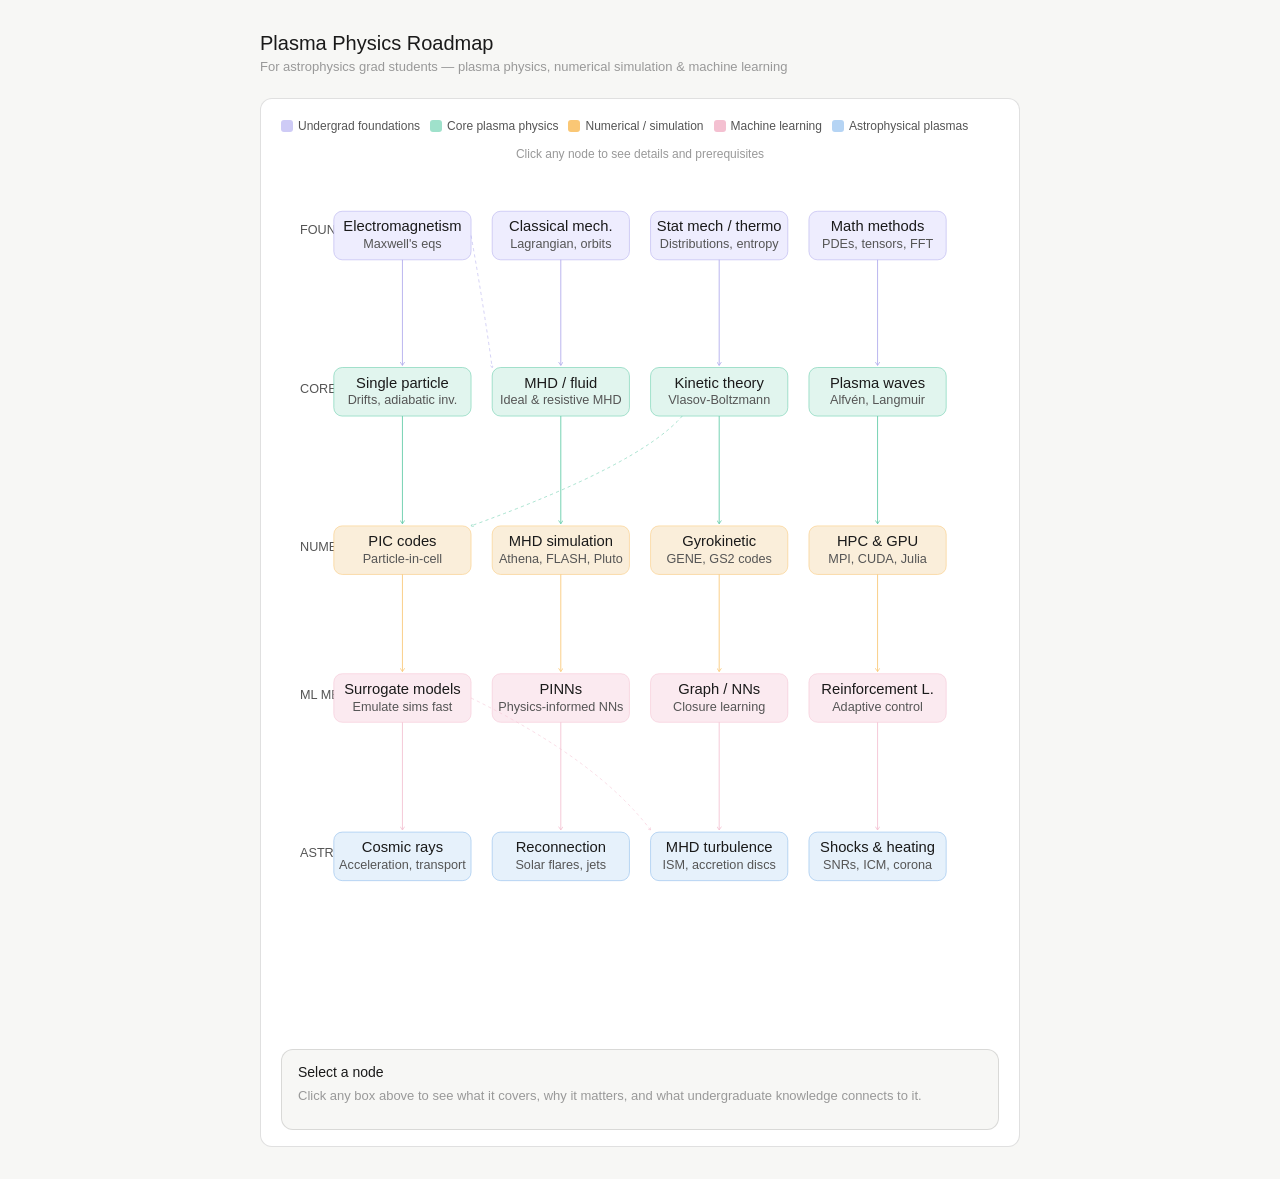
<file: plasma_physics_roadmap.html>
<!DOCTYPE html>
<html lang="en">
<head>
<meta charset="UTF-8">
<meta name="viewport" content="width=device-width, initial-scale=1.0">
<title>Plasma Physics Roadmap</title>
<style>
  *, *::before, *::after { box-sizing: border-box; margin: 0; padding: 0; }

  :root {
    --font-sans: -apple-system, BlinkMacSystemFont, "Segoe UI", sans-serif;
    --color-text-primary: #1a1a1a;
    --color-text-secondary: #555;
    --color-text-tertiary: #999;
    --color-border-tertiary: rgba(0,0,0,0.12);
    --color-border-secondary: rgba(0,0,0,0.2);
    --color-background-primary: #fff;
    --color-background-secondary: #f7f7f5;
    --border-radius-md: 8px;
    --border-radius-lg: 12px;
  }

  @media (prefers-color-scheme: dark) {
    :root {
      --color-text-primary: #e8e6de;
      --color-text-secondary: #a0a09a;
      --color-text-tertiary: #666;
      --color-border-tertiary: rgba(255,255,255,0.1);
      --color-border-secondary: rgba(255,255,255,0.18);
      --color-background-primary: #1c1c1a;
      --color-background-secondary: #242420;
    }
  }

  body {
    font-family: var(--font-sans);
    background: var(--color-background-secondary);
    color: var(--color-text-primary);
    min-height: 100vh;
    padding: 2rem 1rem;
  }

  .container {
    max-width: 760px;
    margin: 0 auto;
  }

  header {
    margin-bottom: 1.5rem;
  }

  header h1 {
    font-size: 20px;
    font-weight: 500;
    color: var(--color-text-primary);
    margin-bottom: 4px;
  }

  header p {
    font-size: 13px;
    color: var(--color-text-tertiary);
  }

  .card {
    background: var(--color-background-primary);
    border: 0.5px solid var(--color-border-tertiary);
    border-radius: var(--border-radius-lg);
    padding: 1.25rem 1.25rem 1rem;
  }

  .legend {
    display: flex;
    flex-wrap: wrap;
    gap: 10px;
    margin-bottom: 14px;
    font-size: 12px;
    color: var(--color-text-secondary);
  }

  .leg-item { display: flex; align-items: center; gap: 5px; }
  .leg-dot { width: 12px; height: 12px; border-radius: 3px; flex-shrink: 0; }

  .hint {
    font-size: 12px;
    color: var(--color-text-tertiary);
    text-align: center;
    margin-bottom: 8px;
  }

  svg { display: block; width: 100%; }

  .node-g { cursor: pointer; }
  .node-g rect { transition: filter .15s; }
  .node-g:hover rect { filter: brightness(0.92); }

  /* SVG text classes */
  .t  { font-family: var(--font-sans); font-size: 14px; font-weight: 400; fill: var(--color-text-primary); }
  .ts { font-family: var(--font-sans); font-size: 12px; font-weight: 400; fill: var(--color-text-secondary); }
  .th { font-family: var(--font-sans); font-size: 14px; font-weight: 500; fill: var(--color-text-primary); }

  .detail-panel {
    margin-top: 14px;
    border: 0.5px solid var(--color-border-tertiary);
    border-radius: var(--border-radius-lg);
    padding: 14px 16px;
    min-height: 80px;
    background: var(--color-background-secondary);
  }

  .detail-panel h3 {
    font-size: 14px;
    font-weight: 500;
    color: var(--color-text-primary);
    margin-bottom: 6px;
  }

  .detail-panel p {
    font-size: 13px;
    line-height: 1.6;
    color: var(--color-text-secondary);
  }

  .detail-panel .prereqs {
    margin-top: 8px;
    font-size: 12px;
    color: var(--color-text-tertiary);
  }

  .detail-panel .prereqs span {
    color: var(--color-text-secondary);
    font-weight: 500;
  }
</style>
</head>
<body>
<div class="container">
  <header>
    <h1>Plasma Physics Roadmap</h1>
    <p>For astrophysics grad students — plasma physics, numerical simulation &amp; machine learning</p>
  </header>

  <div class="card">
    <div class="legend">
      <div class="leg-item"><div class="leg-dot" style="background:#CECBF6"></div>Undergrad foundations</div>
      <div class="leg-item"><div class="leg-dot" style="background:#9FE1CB"></div>Core plasma physics</div>
      <div class="leg-item"><div class="leg-dot" style="background:#FAC775"></div>Numerical / simulation</div>
      <div class="leg-item"><div class="leg-dot" style="background:#F4C0D1"></div>Machine learning</div>
      <div class="leg-item"><div class="leg-dot" style="background:#B5D4F4"></div>Astrophysical plasmas</div>
    </div>

    <p class="hint">Click any node to see details and prerequisites</p>

    <svg viewBox="0 0 680 820" role="img" xmlns="http://www.w3.org/2000/svg">
      <title>Plasma physics roadmap for astrophysics grad students</title>
      <desc>A layered roadmap from undergraduate foundations through core plasma physics, numerical simulation, ML, to astrophysical plasma specializations</desc>
      <defs>
        <marker id="arrow" viewBox="0 0 10 10" refX="8" refY="5" markerWidth="6" markerHeight="6" orient="auto-start-reverse">
          <path d="M2 1L8 5L2 9" fill="none" stroke="context-stroke" stroke-width="1.5" stroke-linecap="round" stroke-linejoin="round"/>
        </marker>
      </defs>

      <!-- Layer labels -->
      <text class="ts" x="18" y="62" fill="#AFA9EC" font-weight="500">FOUNDATIONS</text>
      <text class="ts" x="18" y="212" fill="#5DCAA5" font-weight="500">CORE PLASMA</text>
      <text class="ts" x="18" y="362" fill="#EF9F27" font-weight="500">NUMERICS</text>
      <text class="ts" x="18" y="502" fill="#ED93B1" font-weight="500">ML METHODS</text>
      <text class="ts" x="18" y="652" fill="#85B7EB" font-weight="500">ASTRO PLASMA</text>

      <!-- LAYER 0: FOUNDATIONS -->
      <g class="node-g" onclick="show('em')">
        <rect x="50" y="40" width="130" height="46" rx="8" fill="#EEEDFE" stroke="#AFA9EC" stroke-width="0.5"/>
        <text class="th" x="115" y="59" text-anchor="middle" fill="#3C3489">Electromagnetism</text>
        <text class="ts" x="115" y="75" text-anchor="middle" fill="#534AB7">Maxwell's eqs</text>
      </g>
      <g class="node-g" onclick="show('cm')">
        <rect x="200" y="40" width="130" height="46" rx="8" fill="#EEEDFE" stroke="#AFA9EC" stroke-width="0.5"/>
        <text class="th" x="265" y="59" text-anchor="middle" fill="#3C3489">Classical mech.</text>
        <text class="ts" x="265" y="75" text-anchor="middle" fill="#534AB7">Lagrangian, orbits</text>
      </g>
      <g class="node-g" onclick="show('thermo')">
        <rect x="350" y="40" width="130" height="46" rx="8" fill="#EEEDFE" stroke="#AFA9EC" stroke-width="0.5"/>
        <text class="th" x="415" y="59" text-anchor="middle" fill="#3C3489">Stat mech / thermo</text>
        <text class="ts" x="415" y="75" text-anchor="middle" fill="#534AB7">Distributions, entropy</text>
      </g>
      <g class="node-g" onclick="show('math')">
        <rect x="500" y="40" width="130" height="46" rx="8" fill="#EEEDFE" stroke="#AFA9EC" stroke-width="0.5"/>
        <text class="th" x="565" y="59" text-anchor="middle" fill="#3C3489">Math methods</text>
        <text class="ts" x="565" y="75" text-anchor="middle" fill="#534AB7">PDEs, tensors, FFT</text>
      </g>

      <!-- LAYER 1: CORE PLASMA -->
      <g class="node-g" onclick="show('single')">
        <rect x="50" y="188" width="130" height="46" rx="8" fill="#E1F5EE" stroke="#5DCAA5" stroke-width="0.5"/>
        <text class="th" x="115" y="207" text-anchor="middle" fill="#085041">Single particle</text>
        <text class="ts" x="115" y="223" text-anchor="middle" fill="#0F6E56">Drifts, adiabatic inv.</text>
      </g>
      <g class="node-g" onclick="show('fluid')">
        <rect x="200" y="188" width="130" height="46" rx="8" fill="#E1F5EE" stroke="#5DCAA5" stroke-width="0.5"/>
        <text class="th" x="265" y="207" text-anchor="middle" fill="#085041">MHD / fluid</text>
        <text class="ts" x="265" y="223" text-anchor="middle" fill="#0F6E56">Ideal &amp; resistive MHD</text>
      </g>
      <g class="node-g" onclick="show('kinetic')">
        <rect x="350" y="188" width="130" height="46" rx="8" fill="#E1F5EE" stroke="#5DCAA5" stroke-width="0.5"/>
        <text class="th" x="415" y="207" text-anchor="middle" fill="#085041">Kinetic theory</text>
        <text class="ts" x="415" y="223" text-anchor="middle" fill="#0F6E56">Vlasov-Boltzmann</text>
      </g>
      <g class="node-g" onclick="show('waves')">
        <rect x="500" y="188" width="130" height="46" rx="8" fill="#E1F5EE" stroke="#5DCAA5" stroke-width="0.5"/>
        <text class="th" x="565" y="207" text-anchor="middle" fill="#085041">Plasma waves</text>
        <text class="ts" x="565" y="223" text-anchor="middle" fill="#0F6E56">Alfvén, Langmuir</text>
      </g>

      <!-- LAYER 2: NUMERICS -->
      <g class="node-g" onclick="show('pic')">
        <rect x="50" y="338" width="130" height="46" rx="8" fill="#FAEEDA" stroke="#FAC775" stroke-width="0.5"/>
        <text class="th" x="115" y="357" text-anchor="middle" fill="#412402">PIC codes</text>
        <text class="ts" x="115" y="373" text-anchor="middle" fill="#633806">Particle-in-cell</text>
      </g>
      <g class="node-g" onclick="show('mhdsim')">
        <rect x="200" y="338" width="130" height="46" rx="8" fill="#FAEEDA" stroke="#FAC775" stroke-width="0.5"/>
        <text class="th" x="265" y="357" text-anchor="middle" fill="#412402">MHD simulation</text>
        <text class="ts" x="265" y="373" text-anchor="middle" fill="#633806">Athena, FLASH, Pluto</text>
      </g>
      <g class="node-g" onclick="show('gyro')">
        <rect x="350" y="338" width="130" height="46" rx="8" fill="#FAEEDA" stroke="#FAC775" stroke-width="0.5"/>
        <text class="th" x="415" y="357" text-anchor="middle" fill="#412402">Gyrokinetic</text>
        <text class="ts" x="415" y="373" text-anchor="middle" fill="#633806">GENE, GS2 codes</text>
      </g>
      <g class="node-g" onclick="show('hpc')">
        <rect x="500" y="338" width="130" height="46" rx="8" fill="#FAEEDA" stroke="#FAC775" stroke-width="0.5"/>
        <text class="th" x="565" y="357" text-anchor="middle" fill="#412402">HPC &amp; GPU</text>
        <text class="ts" x="565" y="373" text-anchor="middle" fill="#633806">MPI, CUDA, Julia</text>
      </g>

      <!-- LAYER 3: ML -->
      <g class="node-g" onclick="show('surr')">
        <rect x="50" y="478" width="130" height="46" rx="8" fill="#FBEAF0" stroke="#F4C0D1" stroke-width="0.5"/>
        <text class="th" x="115" y="497" text-anchor="middle" fill="#4B1528">Surrogate models</text>
        <text class="ts" x="115" y="513" text-anchor="middle" fill="#72243E">Emulate sims fast</text>
      </g>
      <g class="node-g" onclick="show('pinn')">
        <rect x="200" y="478" width="130" height="46" rx="8" fill="#FBEAF0" stroke="#F4C0D1" stroke-width="0.5"/>
        <text class="th" x="265" y="497" text-anchor="middle" fill="#4B1528">PINNs</text>
        <text class="ts" x="265" y="513" text-anchor="middle" fill="#72243E">Physics-informed NNs</text>
      </g>
      <g class="node-g" onclick="show('gnn')">
        <rect x="350" y="478" width="130" height="46" rx="8" fill="#FBEAF0" stroke="#F4C0D1" stroke-width="0.5"/>
        <text class="th" x="415" y="497" text-anchor="middle" fill="#4B1528">Graph / NNs</text>
        <text class="ts" x="415" y="513" text-anchor="middle" fill="#72243E">Closure learning</text>
      </g>
      <g class="node-g" onclick="show('rl')">
        <rect x="500" y="478" width="130" height="46" rx="8" fill="#FBEAF0" stroke="#F4C0D1" stroke-width="0.5"/>
        <text class="th" x="565" y="497" text-anchor="middle" fill="#4B1528">Reinforcement L.</text>
        <text class="ts" x="565" y="513" text-anchor="middle" fill="#72243E">Adaptive control</text>
      </g>

      <!-- LAYER 4: ASTRO PLASMA -->
      <g class="node-g" onclick="show('cr')">
        <rect x="50" y="628" width="130" height="46" rx="8" fill="#E6F1FB" stroke="#85B7EB" stroke-width="0.5"/>
        <text class="th" x="115" y="647" text-anchor="middle" fill="#042C53">Cosmic rays</text>
        <text class="ts" x="115" y="663" text-anchor="middle" fill="#185FA5">Acceleration, transport</text>
      </g>
      <g class="node-g" onclick="show('reconnect')">
        <rect x="200" y="628" width="130" height="46" rx="8" fill="#E6F1FB" stroke="#85B7EB" stroke-width="0.5"/>
        <text class="th" x="265" y="647" text-anchor="middle" fill="#042C53">Reconnection</text>
        <text class="ts" x="265" y="663" text-anchor="middle" fill="#185FA5">Solar flares, jets</text>
      </g>
      <g class="node-g" onclick="show('turb')">
        <rect x="350" y="628" width="130" height="46" rx="8" fill="#E6F1FB" stroke="#85B7EB" stroke-width="0.5"/>
        <text class="th" x="415" y="647" text-anchor="middle" fill="#042C53">MHD turbulence</text>
        <text class="ts" x="415" y="663" text-anchor="middle" fill="#185FA5">ISM, accretion discs</text>
      </g>
      <g class="node-g" onclick="show('shock')">
        <rect x="500" y="628" width="130" height="46" rx="8" fill="#E6F1FB" stroke="#85B7EB" stroke-width="0.5"/>
        <text class="th" x="565" y="647" text-anchor="middle" fill="#042C53">Shocks &amp; heating</text>
        <text class="ts" x="565" y="663" text-anchor="middle" fill="#185FA5">SNRs, ICM, corona</text>
      </g>

      <!-- Vertical arrows: foundations → core -->
      <line x1="115" y1="86" x2="115" y2="186" stroke="#AFA9EC" stroke-width="0.8" marker-end="url(#arrow)"/>
      <line x1="265" y1="86" x2="265" y2="186" stroke="#AFA9EC" stroke-width="0.8" marker-end="url(#arrow)"/>
      <line x1="415" y1="86" x2="415" y2="186" stroke="#AFA9EC" stroke-width="0.8" marker-end="url(#arrow)"/>
      <line x1="565" y1="86" x2="565" y2="186" stroke="#AFA9EC" stroke-width="0.8" marker-end="url(#arrow)"/>

      <!-- Vertical arrows: core → numerics -->
      <line x1="115" y1="234" x2="115" y2="336" stroke="#5DCAA5" stroke-width="0.8" marker-end="url(#arrow)"/>
      <line x1="265" y1="234" x2="265" y2="336" stroke="#5DCAA5" stroke-width="0.8" marker-end="url(#arrow)"/>
      <line x1="415" y1="234" x2="415" y2="336" stroke="#5DCAA5" stroke-width="0.8" marker-end="url(#arrow)"/>
      <line x1="565" y1="234" x2="565" y2="336" stroke="#5DCAA5" stroke-width="0.8" marker-end="url(#arrow)"/>

      <!-- Vertical arrows: numerics → ML -->
      <line x1="115" y1="384" x2="115" y2="476" stroke="#FAC775" stroke-width="0.8" marker-end="url(#arrow)"/>
      <line x1="265" y1="384" x2="265" y2="476" stroke="#FAC775" stroke-width="0.8" marker-end="url(#arrow)"/>
      <line x1="415" y1="384" x2="415" y2="476" stroke="#FAC775" stroke-width="0.8" marker-end="url(#arrow)"/>
      <line x1="565" y1="384" x2="565" y2="476" stroke="#FAC775" stroke-width="0.8" marker-end="url(#arrow)"/>

      <!-- Vertical arrows: ML → astro -->
      <line x1="115" y1="524" x2="115" y2="626" stroke="#F4C0D1" stroke-width="0.8" marker-end="url(#arrow)"/>
      <line x1="265" y1="524" x2="265" y2="626" stroke="#F4C0D1" stroke-width="0.8" marker-end="url(#arrow)"/>
      <line x1="415" y1="524" x2="415" y2="626" stroke="#F4C0D1" stroke-width="0.8" marker-end="url(#arrow)"/>
      <line x1="565" y1="524" x2="565" y2="626" stroke="#F4C0D1" stroke-width="0.8" marker-end="url(#arrow)"/>

      <!-- Cross-arrows -->
      <path d="M180 63 Q192 130 200 188" fill="none" stroke="#AFA9EC" stroke-width="0.5" stroke-dasharray="3 3" marker-end="url(#arrow)"/>
      <path d="M380 234 Q340 280 180 338" fill="none" stroke="#5DCAA5" stroke-width="0.5" stroke-dasharray="3 3" marker-end="url(#arrow)"/>
      <path d="M180 501 Q300 560 350 626" fill="none" stroke="#F4C0D1" stroke-width="0.5" stroke-dasharray="3 3" marker-end="url(#arrow)"/>
    </svg>

    <div class="detail-panel" id="detail">
      <h3 id="det-title">Select a node</h3>
      <p id="det-body" style="color:var(--color-text-tertiary)">Click any box above to see what it covers, why it matters, and what undergraduate knowledge connects to it.</p>
      <p class="prereqs" id="det-pre"></p>
    </div>
  </div>
</div>

<script>
const data = {
  em: {
    title: "Electromagnetism",
    body: "The bedrock of all plasma physics. Maxwell's equations govern how electric and magnetic fields evolve and interact with charged particles. Gauss's law, Faraday's law, and Ampere's law all appear constantly in plasma equations. You'll use the full vector form every day.",
    pre: "Undergrad E&M (Griffiths level) → directly feeds every single plasma topic"
  },
  cm: {
    title: "Classical mechanics",
    body: "Charged particle orbits in magnetic fields (cyclotron motion, guiding center drifts) are classical mechanics problems. Lagrangian mechanics helps derive conservation laws in plasmas. Hamiltonian formulation underlies kinetic theory and symplectic integrators used in PIC codes.",
    pre: "Undergrad mechanics → single-particle theory, gyrokinetics, PIC integrators"
  },
  thermo: {
    title: "Statistical mechanics & thermodynamics",
    body: "Plasmas are many-body systems. The distribution function f(x,v,t) at the heart of kinetic theory is a phase-space probability density — a stat-mech concept. Debye shielding, plasma frequency, and transport coefficients all derive from statistical arguments. The Maxwell-Boltzmann distribution is your 'equilibrium baseline'.",
    pre: "Undergrad stat mech → kinetic theory, transport, instability thresholds"
  },
  math: {
    title: "Mathematical methods",
    body: "You'll need: vector calculus & tensor algebra (MHD), Fourier/Laplace transforms (wave analysis & stability), ODEs/PDEs (fluid & kinetic equations), complex analysis (dispersion relations & Landau damping), and numerical linear algebra (simulations). This is the universal prerequisite.",
    pre: "Undergrad math methods → every single area of the roadmap"
  },
  single: {
    title: "Single particle motion",
    body: "Before treating plasma as a fluid, understand one particle. In a uniform B-field, charged particles spiral (gyrate). Add electric or gradient fields and you get systematic drifts: E×B drift, grad-B drift, curvature drift. Adiabatic invariants (magnetic moment μ) are conserved quantities that constrain particle motion — crucial for cosmic ray confinement and mirror machines.",
    pre: "From: E&M + classical mech → Feeds: kinetic theory, cosmic rays, PIC setup"
  },
  fluid: {
    title: "MHD / fluid plasma",
    body: "Magnetohydrodynamics treats plasma as a conducting fluid. Ideal MHD gives you Alfvén waves, flux freezing, and the virial theorem for stellar equilibria. Resistive MHD allows magnetic reconnection. This is the language of solar physics, accretion discs, and galaxy-scale magnetic fields. Think: Navier-Stokes + Maxwell's equations coupled together.",
    pre: "From: E&M + fluid mechanics (undergrad) → Feeds: MHD sims, reconnection, turbulence"
  },
  kinetic: {
    title: "Kinetic theory",
    body: "When fluid approximations fail (collisionless plasmas, wave-particle resonance), you need the Vlasov equation: ∂f/∂t + v·∇f + (q/m)(E+v×B)·∂f/∂v = 0. This describes how the full velocity distribution f(x,v,t) evolves. Landau damping — wave energy absorbed by resonant particles — is the iconic non-fluid effect. Critical for understanding solar wind and hot accretion flows.",
    pre: "From: stat mech + E&M + single particle → Feeds: PIC codes, gyrokinetics, closure learning"
  },
  waves: {
    title: "Plasma waves & instabilities",
    body: "Plasmas support a rich zoo of waves: Alfvén waves (B-field oscillations), whistler waves, Langmuir waves (electron plasma oscillations), ion acoustic waves. Linear stability analysis tells you when a plasma will spontaneously amplify perturbations (instabilities). Key instabilities: Kelvin-Helmholtz, Rayleigh-Taylor, Weibel, firehose — all important in astrophysical contexts.",
    pre: "From: E&M + math methods (Fourier) → Feeds: turbulence, shock heating, ML closure"
  },
  pic: {
    title: "Particle-in-cell (PIC) codes",
    body: "PIC is the workhorse kinetic simulation method. Individual macro-particles move under fields interpolated from a grid; currents from particles update fields via Maxwell's equations. You solve the full kinetic problem without assuming f is Maxwellian. Used to study reconnection, shocks, particle acceleration. Key codes: EPOCH, TRISTAN-MP, WarpX.",
    pre: "From: kinetic theory + HPC → Directly simulates: reconnection, shock particle acceleration"
  },
  mhdsim: {
    title: "MHD simulation codes",
    body: "Finite-volume or finite-difference solvers for the MHD equations. Methods include Godunov schemes, constrained transport (to keep ∇·B=0), and adaptive mesh refinement (AMR). Common codes: Athena++, FLASH, Pluto, Enzo. Used to simulate supernova remnants, accretion discs, galaxy clusters. Understanding numerical diffusion and convergence is essential.",
    pre: "From: MHD theory + math methods (PDEs) + HPC → Feeds: turbulence studies, surrogate models"
  },
  gyro: {
    title: "Gyrokinetic codes",
    body: "Gyrokinetics averages out the fast gyromotion to study low-frequency turbulence more efficiently than full PIC. Critical for understanding anomalous transport in magnetized plasmas. Codes: GENE, GS2, CGYRO. Bridges kinetic accuracy with computational tractability — and is a prime target for ML acceleration.",
    pre: "From: kinetic theory + single-particle (adiabatic invariants) → Feeds: turbulence, ML surrogates"
  },
  hpc: {
    title: "HPC & GPU computing",
    body: "Modern plasma simulations run on hundreds of thousands of CPU cores or GPU clusters. You need: MPI for distributed memory parallelism, OpenMP/CUDA for shared memory/GPU, profiling tools, I/O frameworks (HDF5). Julia and Python (with Numba/JAX) are becoming popular for rapid prototyping. HPC is not optional — it's the substrate everything runs on.",
    pre: "From: numerical methods (undergrad computing) → Required for: all simulation codes + ML training"
  },
  surr: {
    title: "Surrogate / emulator models",
    body: "Full PIC or MHD runs can take weeks. Train a neural network (often a CNN or Gaussian process) on simulation outputs so you can query it in milliseconds. This 'surrogate' emulates the simulator. Key use cases: parameter-space exploration, uncertainty quantification, real-time control in fusion. Analogy: the surrogate is like a trained shortcut through the simulation.",
    pre: "From: MHD/PIC sims + basic ML (regression, NNs) → Applied to: turbulence, shock surveys"
  },
  pinn: {
    title: "Physics-Informed Neural Networks (PINNs)",
    body: "Instead of treating the PDE solver and ML model as separate, PINNs embed the governing equations (MHD, Vlasov) directly in the neural network's loss function. The network learns solutions that satisfy both data and physics. Useful when data is sparse (observational constraints) or when you want differentiable simulations for optimization.",
    pre: "From: PDEs (math methods) + deep learning → Applied to: MHD equilibria, transport equations"
  },
  gnn: {
    title: "Graph NNs & closure learning",
    body: "Turbulence closures (what happens at unresolved scales?) are a fundamental open problem. Neural networks can learn subgrid models from high-resolution PIC data and apply them in cheaper MHD codes. Graph neural networks are natural for mesh-based simulation data. This is called 'learned closure' and is an active research frontier.",
    pre: "From: turbulence theory + NNs + simulation data → Replaces: ad-hoc closure prescriptions"
  },
  rl: {
    title: "Reinforcement learning",
    body: "RL agents learn to take actions that maximize a reward signal. In plasma physics: controlling magnetic field coils in tokamaks (DeepMind × EPFL 2022), optimizing laser pulses for particle acceleration, adaptive mesh refinement policies in simulations. Less developed for astrophysical plasmas but an emerging direction for observation scheduling and instrument control.",
    pre: "From: control theory + deep learning → Applied to: fusion control, adaptive simulation steering"
  },
  cr: {
    title: "Cosmic rays",
    body: "Charged particles (mostly protons) accelerated to relativistic energies. Key mechanisms: Diffusive Shock Acceleration (DSA) at supernova remnant shocks, magnetic reconnection in jets. Cosmic rays propagate diffusively through the ISM, streaming along field lines. They exert pressure that drives galactic winds. ML is used to model their diffusion coefficients.",
    pre: "From: single particle + MHD waves (Alfvén resonance) + kinetic (DSA) → Intersects: PIC for microphysics"
  },
  reconnect: {
    title: "Magnetic reconnection",
    body: "When oppositely directed field lines snap and reconnect, magnetic energy converts to kinetic and thermal energy explosively. Powers solar flares, magnetospheric substorms, relativistic jets. The 'Sweet-Parker' vs 'Petschek' vs 'collisionless' reconnection debate spans decades. PIC simulations are essential to understand electron-scale physics where MHD breaks down.",
    pre: "From: resistive MHD + kinetic theory + PIC → Intersects: ML for reconnection onset prediction"
  },
  turb: {
    title: "MHD turbulence",
    body: "Magnetized turbulence is anisotropic — cascades of energy are different parallel vs perpendicular to B. The Goldreich-Sridhar theory predicts specific spectral slopes observed in the solar wind and ISM. Turbulence drives anomalous transport in accretion discs (MRI: magneto-rotational instability). ML is transforming how we model sub-grid turbulence.",
    pre: "From: MHD + waves/instabilities + MHD simulations → Intersects: gyrokinetics, learned closures"
  },
  shock: {
    title: "Shocks & plasma heating",
    body: "When supersonic plasma flows meet an obstacle or each other, shocks form — thin transition layers where bulk kinetic energy converts to heat. Collisionless shocks (no binary collisions) are the norm in astrophysics. Applications: supernova remnants (SNRs), ICM (intracluster medium) heating, solar corona, gamma-ray burst afterglows. PIC captures the microscopic shock structure.",
    pre: "From: MHD (Rankine-Hugoniot conditions) + kinetic (particle acceleration) → Intersects: cosmic rays, PIC"
  }
};

function show(id) {
  const d = data[id];
  document.getElementById('det-title').textContent = d.title;
  document.getElementById('det-body').textContent = d.body;
  document.getElementById('det-pre').innerHTML = d.pre ? '<span>Connections: </span>' + d.pre : '';
}
</script>
</body>
</html>
</file>
